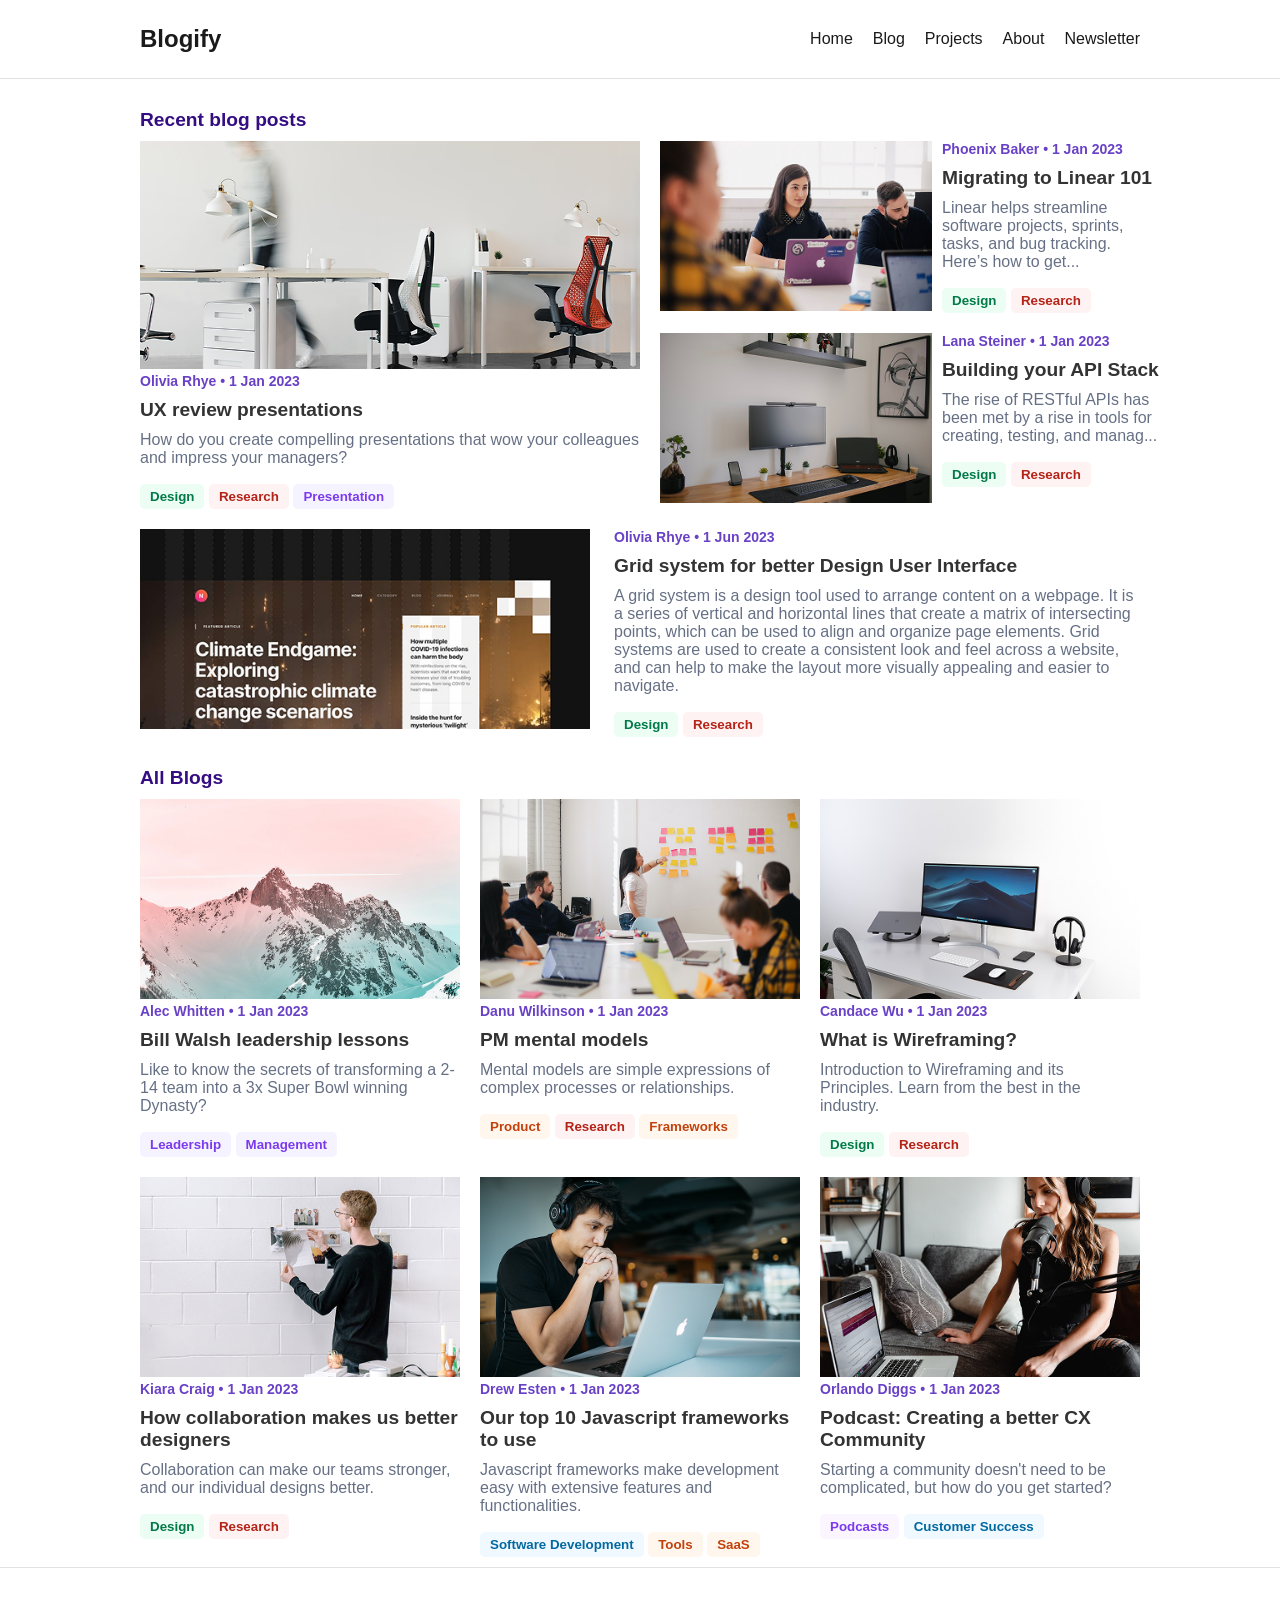
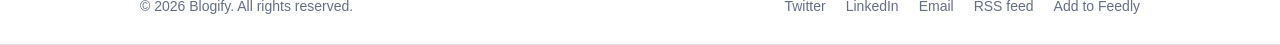
<file: index.html>
<!doctype html>
<html lang="en">
	<head>
		<meta charset="UTF-8" />
		<meta name="viewport" content="width=device-width, initial-scale=1.0" />
		<title>Blogify</title>
		<link rel="stylesheet" href="index.css" />
	</head>
	<body>
		<!-- Header Section Start-->
		<section class="border-b">
			<header class="container header">
				<a href="/" class="site-title">Blogify</a>
				<nav>
					<ul class="menu">
						<li><a href="./index.html">Home</a></li>
						<li><a href="#">Blog</a></li>
						<li><a href="./projects.html">Projects</a></li>
						<li><a href="./about.html">About</a></li>
						<li><a href="#">Newsletter</a></li>
					</ul>
				</nav>
			</header>
		</section>
		<!---------------------------------------------
   		 Header Section End
    	----------------------------------------------->
		<!---------------------------------------------
    Recent Blog Posts Section Start
    ----------------------------------------------->
		<section class="container recent-blogs-section">
			<h1 class="section-title">Recent blog posts</h1>

			<div class="recent-blogs">
				<div class="blog-left">
					<img src="./images/blog-1.png" alt="" />
					<h2 class="blog-author">Olivia Rhye • 1 Jan 2023</h2>
					<a href="./ux-review-presentations.html"
						><h1 class="blog-title">UX review presentations</h1></a
					>
					<p class="blog-description">
						How do you create compelling presentations that wow your
						colleagues and impress your managers?
					</p>
					<button class="button-green">Design</button>
					<button class="button-red">Research</button>
					<button class="button-violet">Presentation</button>
				</div>
				<div class="blog-right">
					<div class="blog-grid">
						<img src="./images/blog-2.png" alt="" />
						<div>
							<h2 class="blog-author">
								Phoenix Baker • 1 Jan 2023
							</h2>
							<a href="./migrating_to_linear.html"
								><h1 class="blog-title">Migrating to Linear 101</h1></a
							>
							<p class="blog-description">
								Linear helps streamline software projects,
								sprints, tasks, and bug tracking. Here’s how to
								get...
							</p>
							<button class="button-green">Design</button>
							<button class="button-red">Research</button>
						</div>
					</div>
					<div class="blog-grid">
						<img src="./images/blog-3.png" alt="" />
						<div>
							<h2 class="blog-author">
								Lana Steiner • 1 Jan 2023
							</h2>
							<a href="./building_api_stack.html"
								><h1 class="blog-title">Building your API Stack</h1></a
							>
							<p class="blog-description">
								The rise of RESTful APIs has been met by a rise
								in tools for creating, testing, and manag...
							</p>
							<button class="button-green">Design</button>
							<button class="button-red">Research</button>
						</div>
					</div>
				</div>
			</div>
			<div class="last-blog">
				<div class="blog-grid-2">
					<img src="./images/blog-4.png" alt="" />
					<div>
						<h2 class="blog-author">Olivia Rhye • 1 Jun 2023</h2>
						<a href="./grid_system.html"
							><h1 class="blog-title">Grid system for better Design User Interface</h1></a
						>
						<p class="blog-description">
							A grid system is a design tool used to arrange content on a webpage. 
							It is a series of vertical and horizontal lines that create a matrix of intersecting points, 
							which can be used to align and organize page elements. 
							Grid systems are used to create a consistent look and feel across a website, 
							and can help to make the layout more visually appealing and easier to navigate.
						</p>
						<button class="button-green">Design</button>
						<button class="button-red">Research</button>
					</div>
				</div>
			</div>
		</section>

		<!---------------------------------------------
   		 All Blogs Section Start
    	----------------------------------------------->
		<section class="container">
			<h1 class="section-title">All Blogs</h1>
			<div class="blogs-list">
				<article class="all-blogs">
					<div class="blog-card">
						<img src="./images/blog-5.png" alt="" />
						<h2 class="blog-author">Alec Whitten • 1 Jan 2023</h2>
						<h2 class="blog-title">
							Bill Walsh leadership lessons
						</h2>
						<p class="blog-description">
							Like to know the secrets of transforming a 2-14 team
							into a 3x Super Bowl winning Dynasty?
						</p>
						<button class="button-violet">Leadership</button>
						<button class="button-violet">Management</button>
					</div>
					<div class="blog-card">
						<img src="./images/blog-6.png" alt="" />
						<h2 class="blog-author">Danu Wilkinson • 1 Jan 2023</h2>
						<h2 class="blog-title">
							PM mental models
						</h2>
						<p class="blog-description">
							Mental models are simple expressions of complex
							processes or relationships.
						</p>
						<button class="button-orange">Product</button>
						<button class="button-red">Research</button>
						<button class="button-orange">Frameworks</button>
					</div>
					<div class="blog-card">
						<img src="./images/blog-7.png" alt="" />
						<h2 class="blog-author">Candace Wu • 1 Jan 2023</h2>
						<h2 class="blog-title">
							What is Wireframing?
						</h2>
						<p class="blog-description">
							Introduction to Wireframing and its Principles.
							Learn from the best in the industry.
						</p>
						<button class="button-green">Design</button>
						<button class="button-red">Research</button>
					</div>
				</article>
				<article class="all-blogs margin-top">
					<div class="blog-card">
						<img src="./images/blog-8.png" alt="" />
						<h2 class="blog-author">Kiara Craig • 1 Jan 2023</h2>
						<h2 class="blog-title">
							How collaboration makes us better designers
						</h2>
						<p class="blog-description">
							Collaboration can make our teams stronger, and
							our individual designs better.
						</p>
						<button class="button-green">Design</button>
						<button class="button-red">Research</button>
					</div>
					<div class="blog-card">
						<img src="./images/blog-9.png" alt="" />
						<h2 class="blog-author">Drew Esten • 1 Jan 2023</h2>
						<h2 class="blog-title">
							Our top 10 Javascript frameworks to use
						</h2>
						<p class="blog-description">
							Javascript frameworks make development easy
							with extensive features and functionalities.
						</p>
						<button class="button-blue">Software Development</button>
						<button class="button-orange">Tools</button>
						<button class="button-orange">SaaS</button>
					</div>
					<div class="blog-card">
						<img src="./images/blog-10.png" alt="" />
						<h2 class="blog-author">Orlando Diggs • 1 Jan 2023</h2>
						<h2 class="blog-title">
							Podcast: Creating a better CX Community
						</h2>
						<p class="blog-description">
							Starting a community doesn't need to be
							complicated, but how do you get started?
						</p>
						<button class="button-purple">Podcasts</button>
						<button class="button-blue">Customer Success</button>
					</div>
				</article>
			</div>
		</section>

		<!---------------------------------------------
   		 Footer Section Start
		----------------------------------------------->
		<section class="border-b footer-section">
			<footer class="container footer">
				<p>© 2026 Blogify. All rights reserved.</p>
				<nav class="footer-nav">
					<a href="#">Twitter</a>
					<a href="#">LinkedIn</a>
					<a href="#">Email</a>
					<a href="#">RSS feed</a>
					<a href="#">Add to Feedly</a>
				</nav>
			</footer>
		</section>
		<!---------------------------------------------
   		 Footer Section End
		----------------------------------------------->
	</body>
</html>
</file>
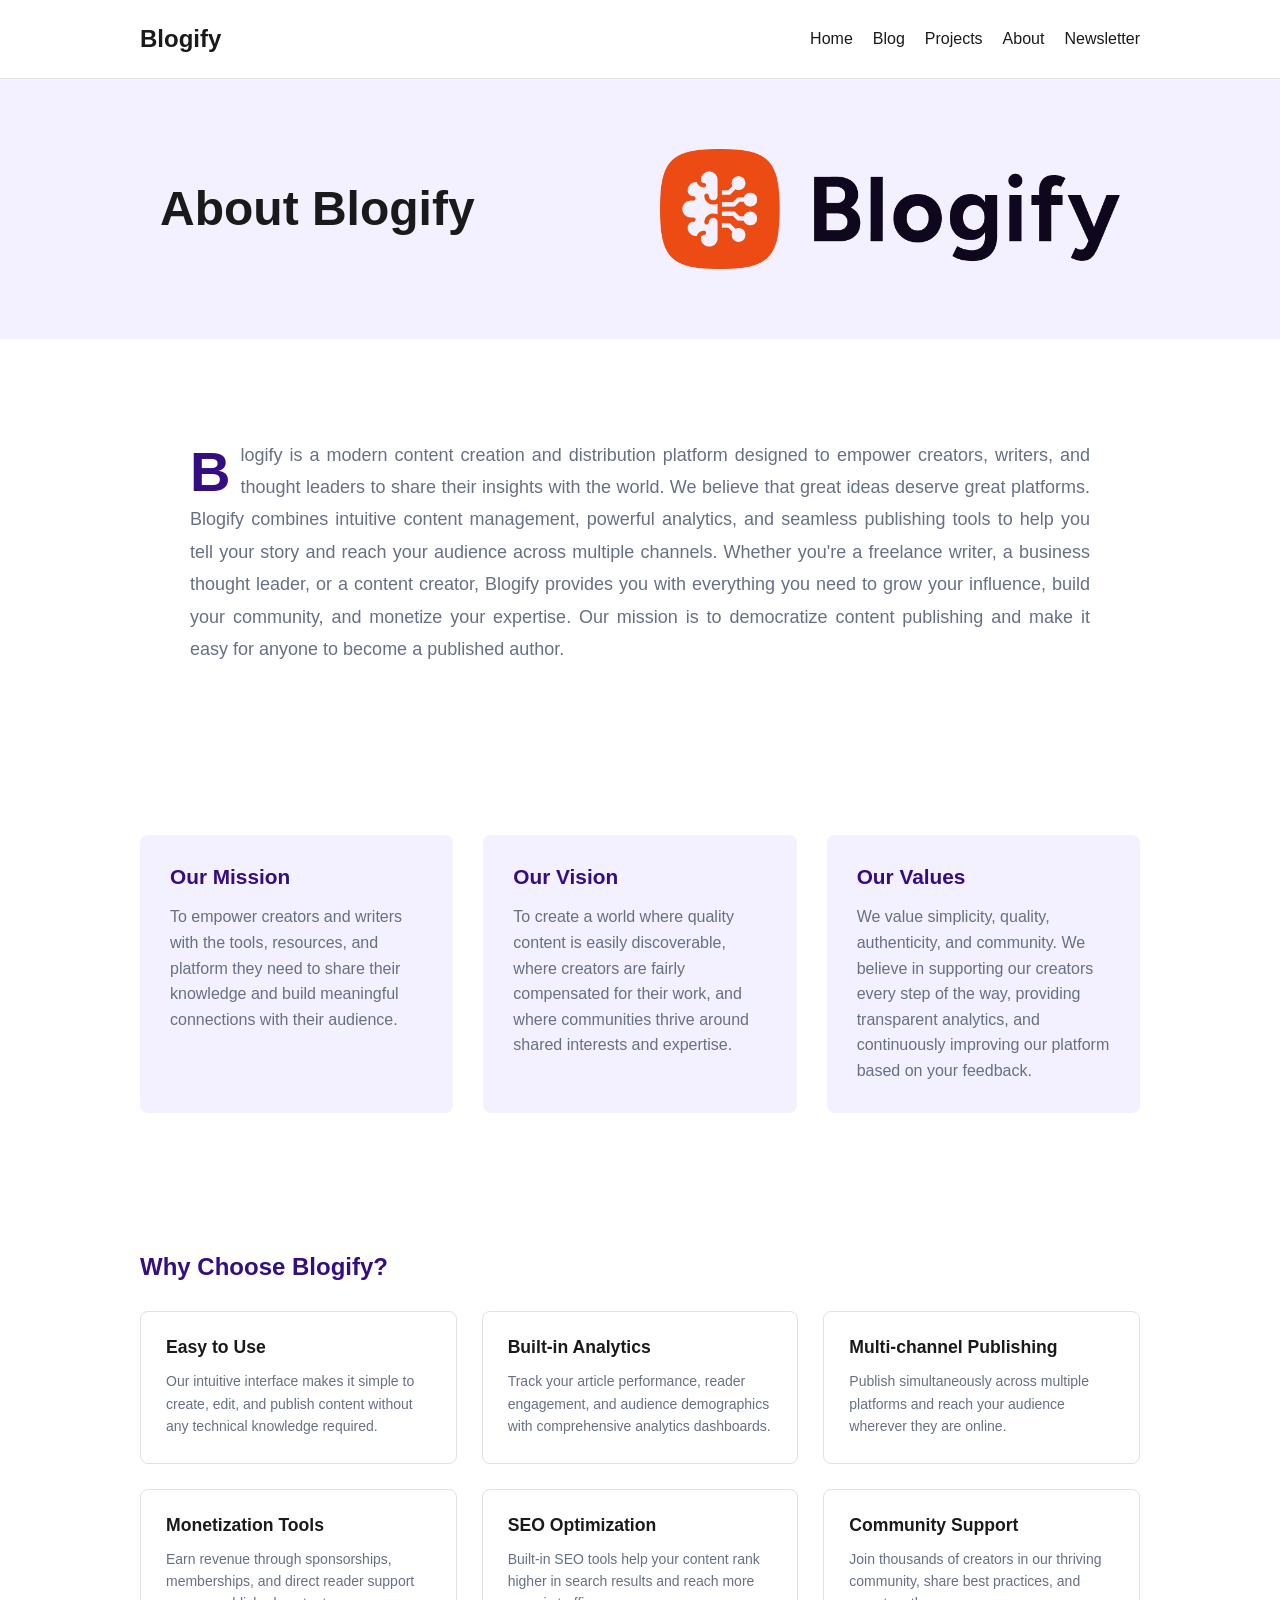
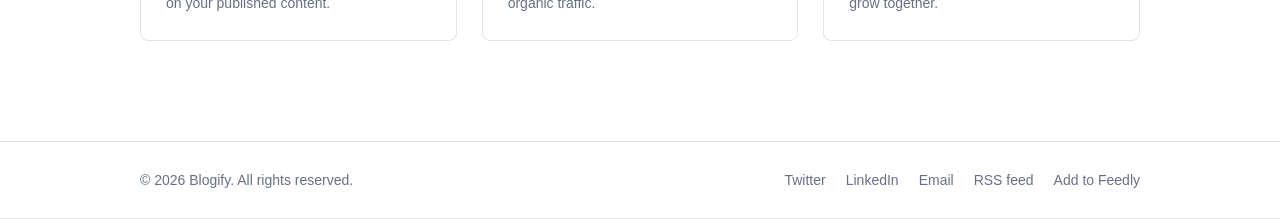
<file: about.html>
<!doctype html>
<html lang="en">
	<head>
		<meta charset="UTF-8" />
		<meta name="viewport" content="width=device-width, initial-scale=1.0" />
		<title>About Blogify</title>
		<link rel="stylesheet" href="about.css" />
	</head>
	<body>
		<!-- Header Section Start -->
		<section class="border-b">
			<header class="container header">
				<a href="/" class="site-title">Blogify</a>
				<nav>
					<ul class="menu">
						<li><a href="./index.html">Home</a></li>
						<li><a href="#">Blog</a></li>
						<li><a href="./projects.html">Projects</a></li>
						<li><a href="./about.html">About</a></li>
						<li><a href="#">Newsletter</a></li>
					</ul>
				</nav>
			</header>
		</section>
		<!-- Header Section End -->

		<!-- Hero Section Start -->
		<section class="hero-section">
			<div class="container hero-container">
				<div class="hero-content">
					<h1 class="hero-title">About Blogify</h1>
				</div>
				<div class="hero-image">
					<img src="./images/about_us_logo.png" alt="About Blogify Team" />
				</div>
			</div>
		</section>
		<!-- Hero Section End -->

		<!-- About Content Section Start -->
		<section class="container about-content-section">
			<div class="about-text">
				<p class="about-paragraph">
					<span class="drop-cap">B</span>logify is a modern content creation and distribution platform designed to empower creators, writers, and thought leaders to share their insights with the world. We believe that great ideas deserve great platforms. Blogify combines intuitive content management, powerful analytics, and seamless publishing tools to help you tell your story and reach your audience across multiple channels. Whether you're a freelance writer, a business thought leader, or a content creator, Blogify provides you with everything you need to grow your influence, build your community, and monetize your expertise. Our mission is to democratize content publishing and make it easy for anyone to become a published author.
				</p>
			</div>
		</section>
		<!-- About Content Section End -->

		<!-- Mission Section Start -->
		<section class="container mission-section">
			<div class="mission-grid">
				<div class="mission-card">
					<h2 class="mission-title">Our Mission</h2>
					<p class="mission-text">
						To empower creators and writers with the tools, resources, and platform they need to share their knowledge and build meaningful connections with their audience.
					</p>
				</div>
				<div class="mission-card">
					<h2 class="mission-title">Our Vision</h2>
					<p class="mission-text">
						To create a world where quality content is easily discoverable, where creators are fairly compensated for their work, and where communities thrive around shared interests and expertise.
					</p>
				</div>
				<div class="mission-card">
					<h2 class="mission-title">Our Values</h2>
					<p class="mission-text">
						We value simplicity, quality, authenticity, and community. We believe in supporting our creators every step of the way, providing transparent analytics, and continuously improving our platform based on your feedback.
					</p>
				</div>
			</div>
		</section>
		<!-- Mission Section End -->

		<!-- Team Section Start -->
		<section class="container team-section">
			<h2 class="section-title">Why Choose Blogify?</h2>
			<div class="features-grid">
				<div class="feature-card">
					<h3 class="feature-title">Easy to Use</h3>
					<p class="feature-description">
						Our intuitive interface makes it simple to create, edit, and publish content without any technical knowledge required.
					</p>
				</div>
				<div class="feature-card">
					<h3 class="feature-title">Built-in Analytics</h3>
					<p class="feature-description">
						Track your article performance, reader engagement, and audience demographics with comprehensive analytics dashboards.
					</p>
				</div>
				<div class="feature-card">
					<h3 class="feature-title">Multi-channel Publishing</h3>
					<p class="feature-description">
						Publish simultaneously across multiple platforms and reach your audience wherever they are online.
					</p>
				</div>
				<div class="feature-card">
					<h3 class="feature-title">Monetization Tools</h3>
					<p class="feature-description">
						Earn revenue through sponsorships, memberships, and direct reader support on your published content.
					</p>
				</div>
				<div class="feature-card">
					<h3 class="feature-title">SEO Optimization</h3>
					<p class="feature-description">
						Built-in SEO tools help your content rank higher in search results and reach more organic traffic.
					</p>
				</div>
				<div class="feature-card">
					<h3 class="feature-title">Community Support</h3>
					<p class="feature-description">
						Join thousands of creators in our thriving community, share best practices, and grow together.
					</p>
				</div>
			</div>
		</section>
		<!-- Team Section End -->

		<!-- Footer Section Start -->
		<section class="border-b footer-section">
			<footer class="container footer">
				<p>© 2026 Blogify. All rights reserved.</p>
				<nav class="footer-nav">
					<a href="#">Twitter</a>
					<a href="#">LinkedIn</a>
					<a href="#">Email</a>
					<a href="#">RSS feed</a>
					<a href="#">Add to Feedly</a>
				</nav>
			</footer>
		</section>
		<!-- Footer Section End -->
	</body>
</html>
</file>
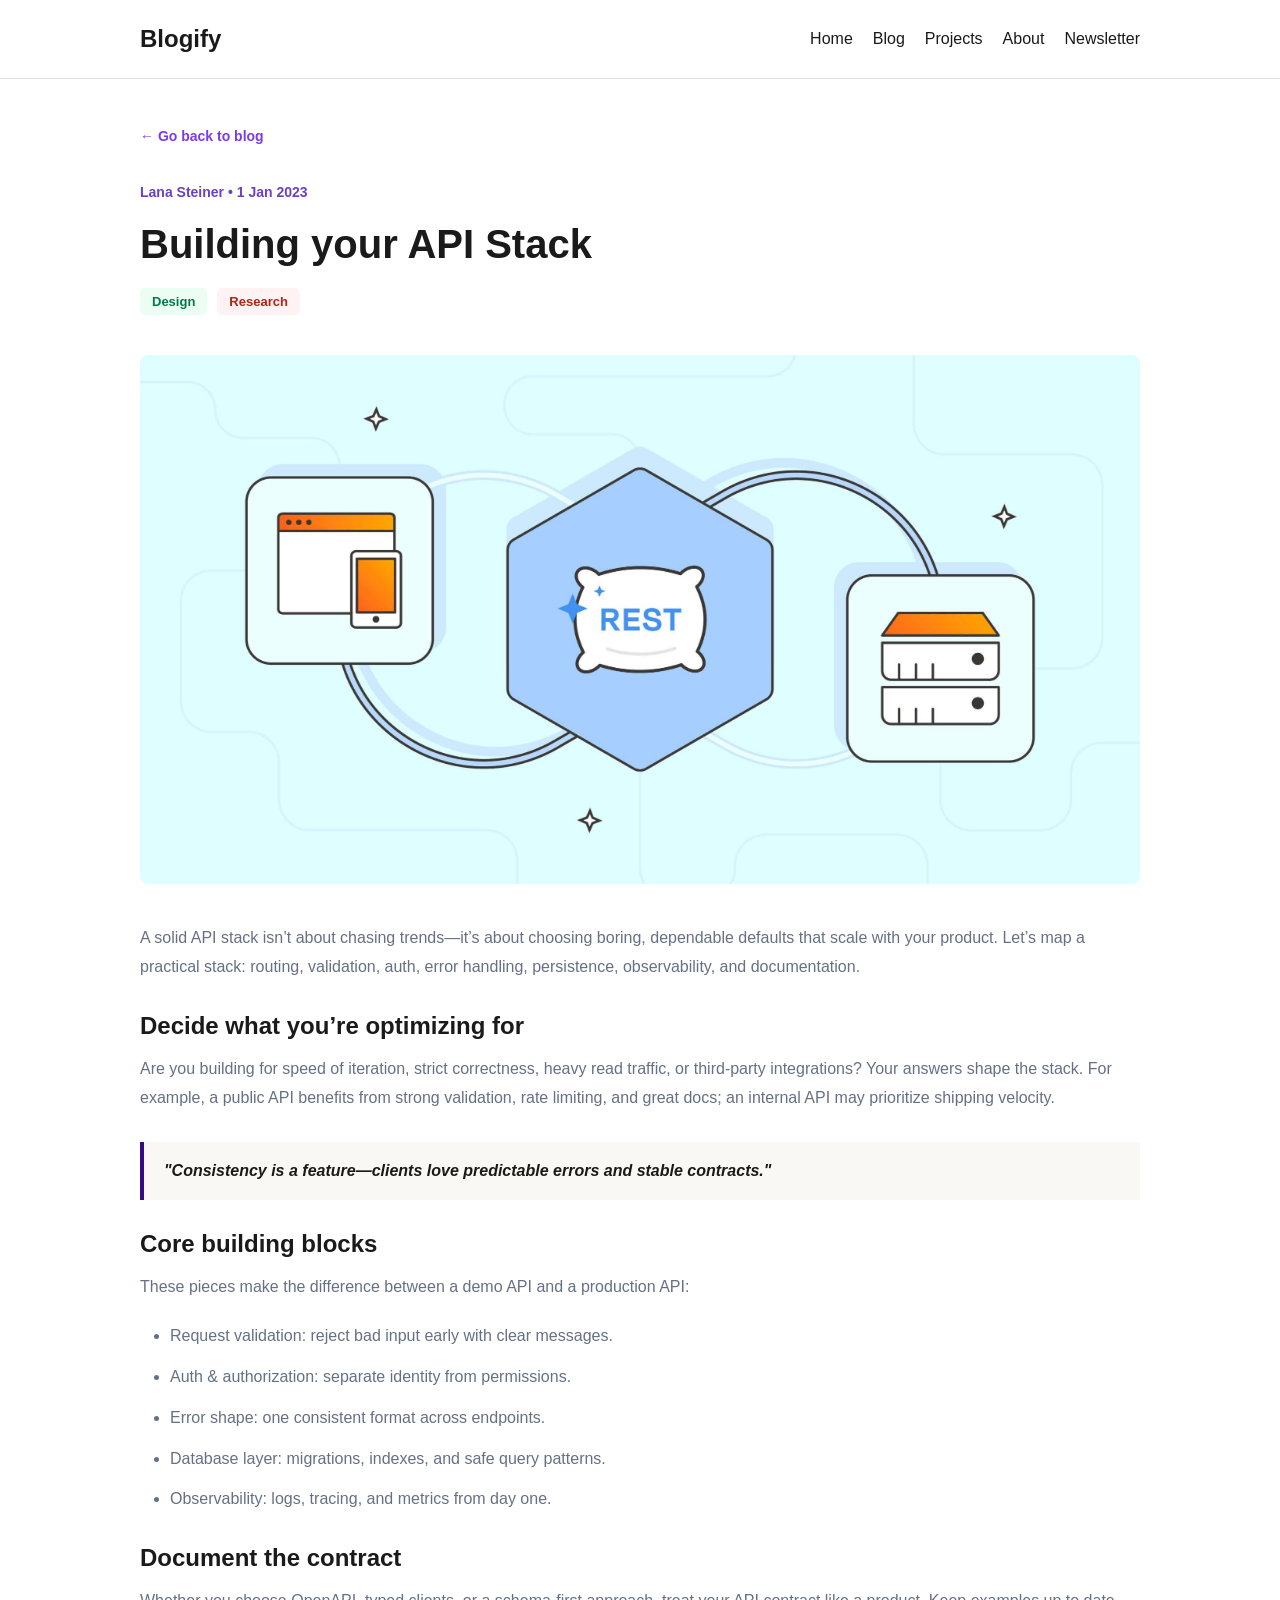
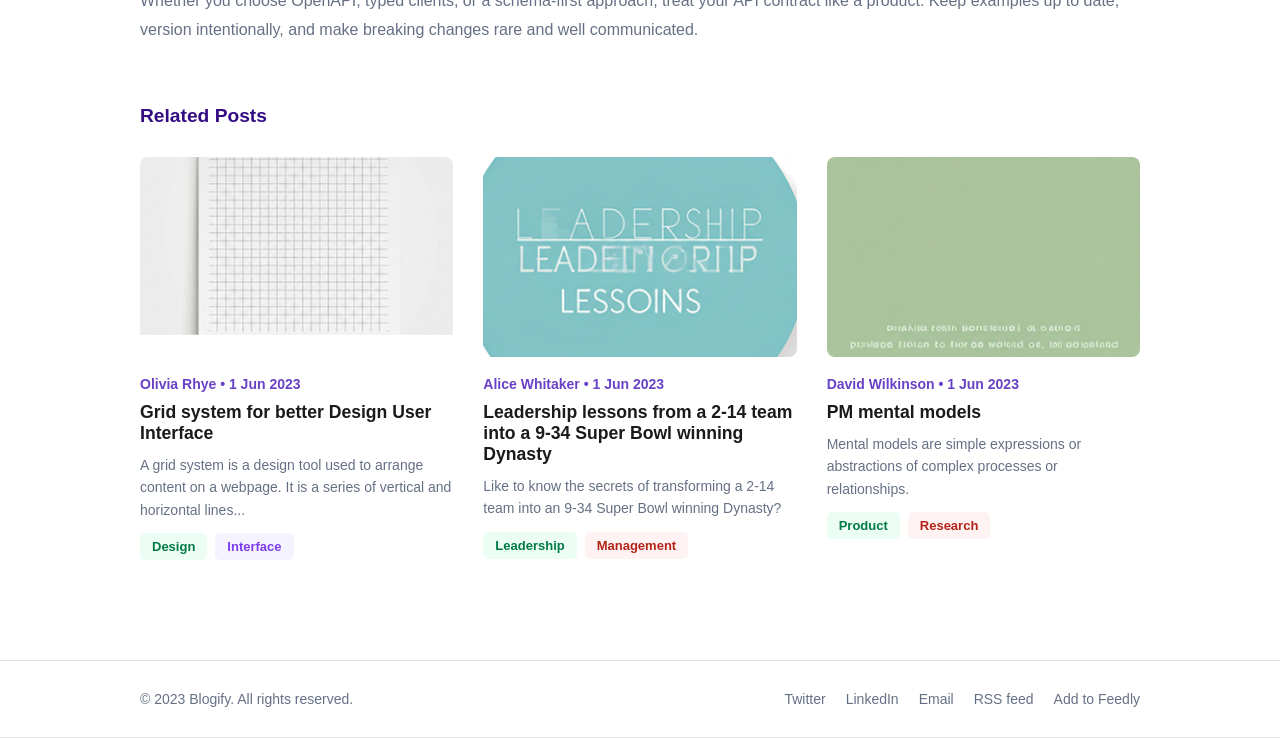
<file: building_api_stack.html>
<!doctype html>
<html lang="en">
	<head>
		<meta charset="UTF-8" />
		<meta name="viewport" content="width=device-width, initial-scale=1.0" />
		<title>Building your API Stack - Blogify</title>
		<link rel="stylesheet" href="building_api_stack.css" />
	</head>
	<body>
		<!-- Header Section Start-->
		<section class="border-b">
			<header class="container header">
				<a href="/" class="site-title">Blogify</a>
				<nav>
					<ul class="menu">
						<li><a href="./index.html">Home</a></li>
						<li><a href="#">Blog</a></li>
						<li><a href="./projects.html">Projects</a></li>
						<li><a href="./about.html">About</a></li>
						<li><a href="#">Newsletter</a></li>
					</ul>
				</nav>
			</header>
		</section>
		<!-- Header Section End -->

		<!-- Blog Details Section Start -->
		<section class="container blog-details-section">
			<!-- Back Link -->
			<h2>
  				<a href="index.html" class="back-link">← Go back to blog</a>
			</h2>

			<!-- Blog Meta Information -->
			<div class="blog-meta">
				<h2 class="blog-author">Lana Steiner • 1 Jan 2023</h2>
			</div>

			<!-- Blog Title -->
			<h1 class="blog-title-main">Building your API Stack</h1>

			<!-- Blog Tags -->
			<div class="blog-tags">
				<button class="button-green">Design</button>
				<button class="button-red">Research</button>
			</div>

			<!-- Blog Hero Image -->
			<div class="blog-hero">
				<img src="./images/bdp_section_3.png" alt="Building your API Stack" />
			</div>

			<!-- Blog Content -->
			<div class="blog-content">
				<!-- Introduction Section -->
				<p class="blog-paragraph">
					A solid API stack isn’t about chasing trends—it’s about choosing boring, dependable defaults that scale with your product. Let’s map a practical stack: routing, validation, auth, error handling, persistence, observability, and documentation.
				</p>

				<!-- Importance of Narrative Section -->
				<h2 class="blog-section-title">Decide what you’re optimizing for</h2>
				<p class="blog-paragraph">
					Are you building for speed of iteration, strict correctness, heavy read traffic, or third‑party integrations? Your answers shape the stack. For example, a public API benefits from strong validation, rate limiting, and great docs; an internal API may prioritize shipping velocity.
				</p>

				<!-- Quote Section -->
				<blockquote class="blog-quote">
					"Consistency is a feature—clients love predictable errors and stable contracts."
				</blockquote>

				<!-- Key Elements Section -->
				<h2 class="blog-section-title">Core building blocks</h2>
				<p class="blog-paragraph">
					These pieces make the difference between a demo API and a production API:
				</p>
				<ul class="blog-list">
					<li>Request validation: reject bad input early with clear messages.</li>
					<li>Auth & authorization: separate identity from permissions.</li>
					<li>Error shape: one consistent format across endpoints.</li>
					<li>Database layer: migrations, indexes, and safe query patterns.</li>
					<li>Observability: logs, tracing, and metrics from day one.</li>
				</ul>

				<!-- Structuring Presentation Section -->
				<h2 class="blog-section-title">Document the contract</h2>
				<p class="blog-paragraph">
					Whether you choose OpenAPI, typed clients, or a schema-first approach, treat your API contract like a product. Keep examples up to date, version intentionally, and make breaking changes rare and well communicated.
				</p>
			</div>
		</section>
		<!-- Blog Details Section End -->

		<!-- Related Posts Section Start -->
		<section class="container related-posts-section">
			<h2 class="section-title">Related Posts</h2>
			<div class="related-posts">
				<div class="related-post-card">
					<img src="./images/bdp_blog_1.png" alt="Grid system for better Design User Interface" />
					<h2 class="blog-author">Olivia Rhye • 1 Jun 2023</h2>
					<a href="#"><h3 class="related-post-title">Grid system for better Design User Interface</h3></a>
					<p class="blog-description">
						A grid system is a design tool used to arrange content on a webpage. It is a series of vertical and horizontal lines...
					</p>
					<div class="post-tags">
						<button class="button-green">Design</button>
						<button class="button-violet">Interface</button>
					</div>
				</div>

				<div class="related-post-card">
					<img src="./images/bdp_blog_2.png" alt="Leadership lessons from a 2-14 team into a 9-34 Super Bowl winning Dynasty" />
					<h2 class="blog-author">Alice Whitaker • 1 Jun 2023</h2>
					<a href="#"><h3 class="related-post-title">Leadership lessons from a 2-14 team into a 9-34 Super Bowl winning Dynasty</h3></a>
					<p class="blog-description">
						Like to know the secrets of transforming a 2-14 team into an 9-34 Super Bowl winning Dynasty?
					</p>
					<div class="post-tags">
						<button class="button-green">Leadership</button>
						<button class="button-red">Management</button>
					</div>
				</div>

				<div class="related-post-card">
					<img src="./images/bdp_blog_3.png" alt="PM mental models" />
					<h2 class="blog-author">David Wilkinson • 1 Jun 2023</h2>
					<a href="#"><h3 class="related-post-title">PM mental models</h3></a>
					<p class="blog-description">
						Mental models are simple expressions or abstractions of complex processes or relationships.
					</p>
					<div class="post-tags">
						<button class="button-green">Product</button>
						<button class="button-red">Research</button>
					</div>
				</div>
			</div>
		</section>
		<!-- Related Posts Section End -->

		<!-- Footer Section Start -->
		<section class="border-b footer-section">
			<footer class="container footer">
				<p>© 2023 Blogify. All rights reserved.</p>
				<nav class="footer-nav">
					<a href="#">Twitter</a>
					<a href="#">LinkedIn</a>
					<a href="#">Email</a>
					<a href="#">RSS feed</a>
					<a href="#">Add to Feedly</a>
				</nav>
			</footer>
		</section>
		<!-- Footer Section End -->
	</body>
</html>
</file>
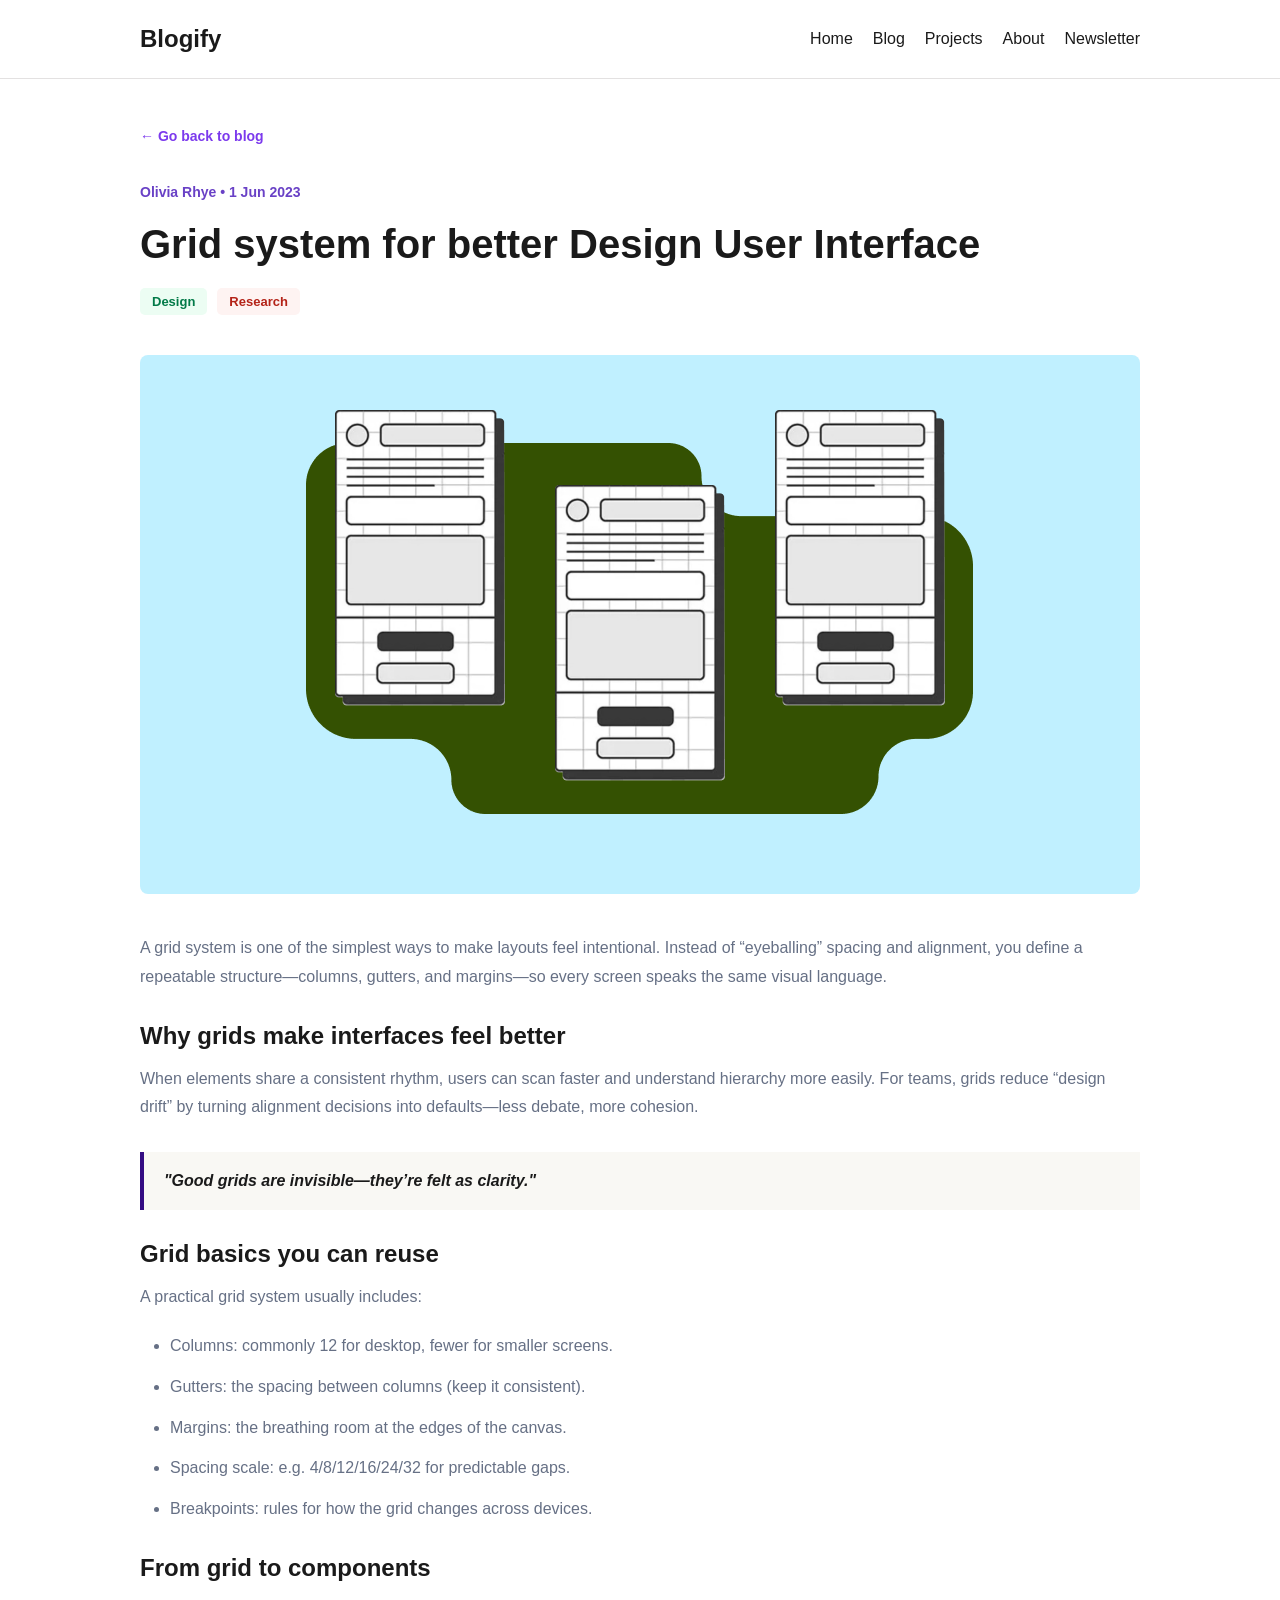
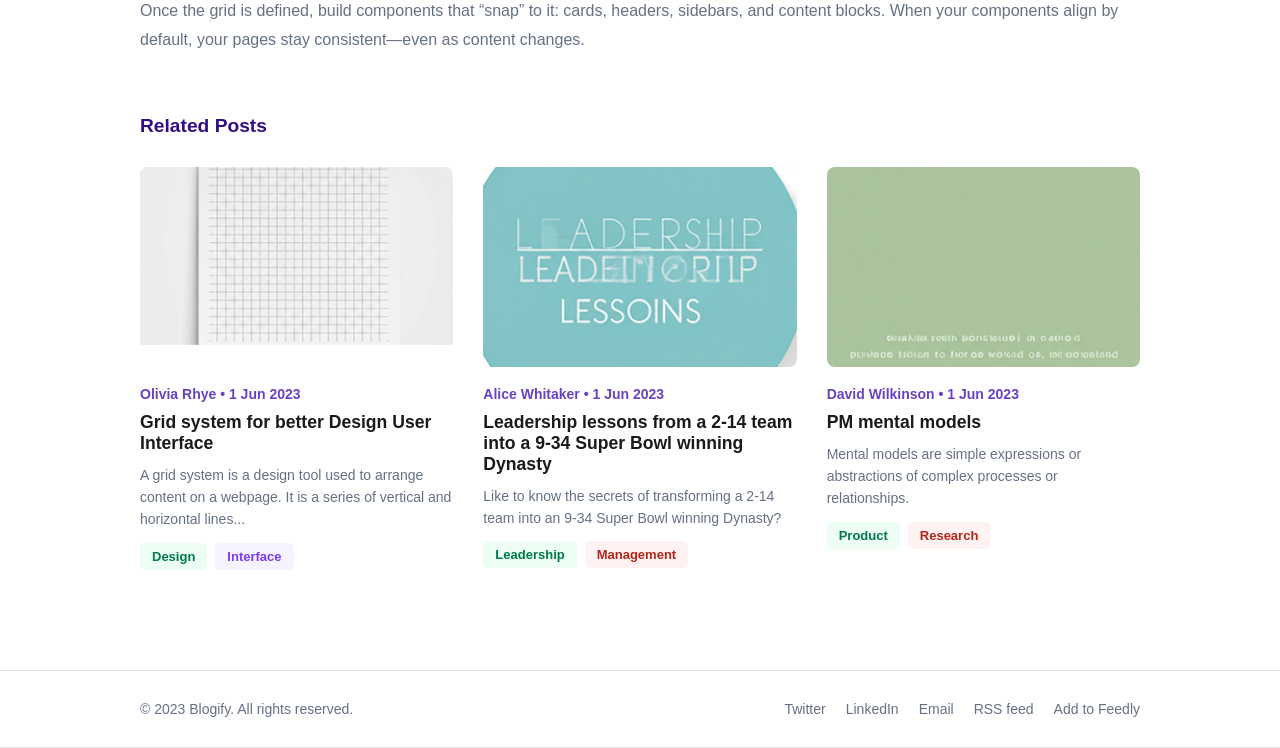
<file: grid_system.html>
<!doctype html>
<html lang="en">
	<head>
		<meta charset="UTF-8" />
		<meta name="viewport" content="width=device-width, initial-scale=1.0" />
		<title>Grid system for better Design User Interface - Blogify</title>
		<link rel="stylesheet" href="grid_system.css" />
	</head>
	<body>
		<!-- Header Section Start-->
		<section class="border-b">
			<header class="container header">
				<a href="/" class="site-title">Blogify</a>
				<nav>
					<ul class="menu">
						<li><a href="./index.html">Home</a></li>
						<li><a href="#">Blog</a></li>
						<li><a href="./projects.html">Projects</a></li>
						<li><a href="./about.html">About</a></li>
						<li><a href="#">Newsletter</a></li>
					</ul>
				</nav>
			</header>
		</section>
		<!-- Header Section End -->

		<!-- Blog Details Section Start -->
		<section class="container blog-details-section">
			<!-- Back Link -->
			<h2>
  				<a href="index.html" class="back-link">← Go back to blog</a>
			</h2>

			<!-- Blog Meta Information -->
			<div class="blog-meta">
				<h2 class="blog-author">Olivia Rhye • 1 Jun 2023</h2>
			</div>

			<!-- Blog Title -->
			<h1 class="blog-title-main">Grid system for better Design User Interface</h1>

			<!-- Blog Tags -->
			<div class="blog-tags">
				<button class="button-green">Design</button>
				<button class="button-red">Research</button>
			</div>

			<!-- Blog Hero Image -->
			<div class="blog-hero">
				<img src="./images/bdp_section_4.png" alt="Grid system for better Design User Interface" />
			</div>

			<!-- Blog Content -->
			<div class="blog-content">
				<!-- Introduction Section -->
				<p class="blog-paragraph">
					A grid system is one of the simplest ways to make layouts feel intentional. Instead of “eyeballing” spacing and alignment, you define a repeatable structure—columns, gutters, and margins—so every screen speaks the same visual language.
				</p>

				<!-- Importance of Narrative Section -->
				<h2 class="blog-section-title">Why grids make interfaces feel better</h2>
				<p class="blog-paragraph">
					When elements share a consistent rhythm, users can scan faster and understand hierarchy more easily. For teams, grids reduce “design drift” by turning alignment decisions into defaults—less debate, more cohesion.
				</p>

				<!-- Quote Section -->
				<blockquote class="blog-quote">
					"Good grids are invisible—they’re felt as clarity."
				</blockquote>

				<!-- Key Elements Section -->
				<h2 class="blog-section-title">Grid basics you can reuse</h2>
				<p class="blog-paragraph">
					A practical grid system usually includes:
				</p>
				<ul class="blog-list">
					<li>Columns: commonly 12 for desktop, fewer for smaller screens.</li>
					<li>Gutters: the spacing between columns (keep it consistent).</li>
					<li>Margins: the breathing room at the edges of the canvas.</li>
					<li>Spacing scale: e.g. 4/8/12/16/24/32 for predictable gaps.</li>
					<li>Breakpoints: rules for how the grid changes across devices.</li>
				</ul>

				<!-- Structuring Presentation Section -->
				<h2 class="blog-section-title">From grid to components</h2>
				<p class="blog-paragraph">
					Once the grid is defined, build components that “snap” to it: cards, headers, sidebars, and content blocks. When your components align by default, your pages stay consistent—even as content changes.
				</p>
			</div>
		</section>
		<!-- Blog Details Section End -->

		<!-- Related Posts Section Start -->
		<section class="container related-posts-section">
			<h2 class="section-title">Related Posts</h2>
			<div class="related-posts">
				<div class="related-post-card">
					<img src="./images/bdp_blog_1.png" alt="Grid system for better Design User Interface" />
					<h2 class="blog-author">Olivia Rhye • 1 Jun 2023</h2>
					<a href="#"><h3 class="related-post-title">Grid system for better Design User Interface</h3></a>
					<p class="blog-description">
						A grid system is a design tool used to arrange content on a webpage. It is a series of vertical and horizontal lines...
					</p>
					<div class="post-tags">
						<button class="button-green">Design</button>
						<button class="button-violet">Interface</button>
					</div>
				</div>

				<div class="related-post-card">
					<img src="./images/bdp_blog_2.png" alt="Leadership lessons from a 2-14 team into a 9-34 Super Bowl winning Dynasty" />
					<h2 class="blog-author">Alice Whitaker • 1 Jun 2023</h2>
					<a href="#"><h3 class="related-post-title">Leadership lessons from a 2-14 team into a 9-34 Super Bowl winning Dynasty</h3></a>
					<p class="blog-description">
						Like to know the secrets of transforming a 2-14 team into an 9-34 Super Bowl winning Dynasty?
					</p>
					<div class="post-tags">
						<button class="button-green">Leadership</button>
						<button class="button-red">Management</button>
					</div>
				</div>

				<div class="related-post-card">
					<img src="./images/bdp_blog_3.png" alt="PM mental models" />
					<h2 class="blog-author">David Wilkinson • 1 Jun 2023</h2>
					<a href="#"><h3 class="related-post-title">PM mental models</h3></a>
					<p class="blog-description">
						Mental models are simple expressions or abstractions of complex processes or relationships.
					</p>
					<div class="post-tags">
						<button class="button-green">Product</button>
						<button class="button-red">Research</button>
					</div>
				</div>
			</div>
		</section>
		<!-- Related Posts Section End -->

		<!-- Footer Section Start -->
		<section class="border-b footer-section">
			<footer class="container footer">
				<p>© 2023 Blogify. All rights reserved.</p>
				<nav class="footer-nav">
					<a href="#">Twitter</a>
					<a href="#">LinkedIn</a>
					<a href="#">Email</a>
					<a href="#">RSS feed</a>
					<a href="#">Add to Feedly</a>
				</nav>
			</footer>
		</section>
		<!-- Footer Section End -->
	</body>
</html>
</file>
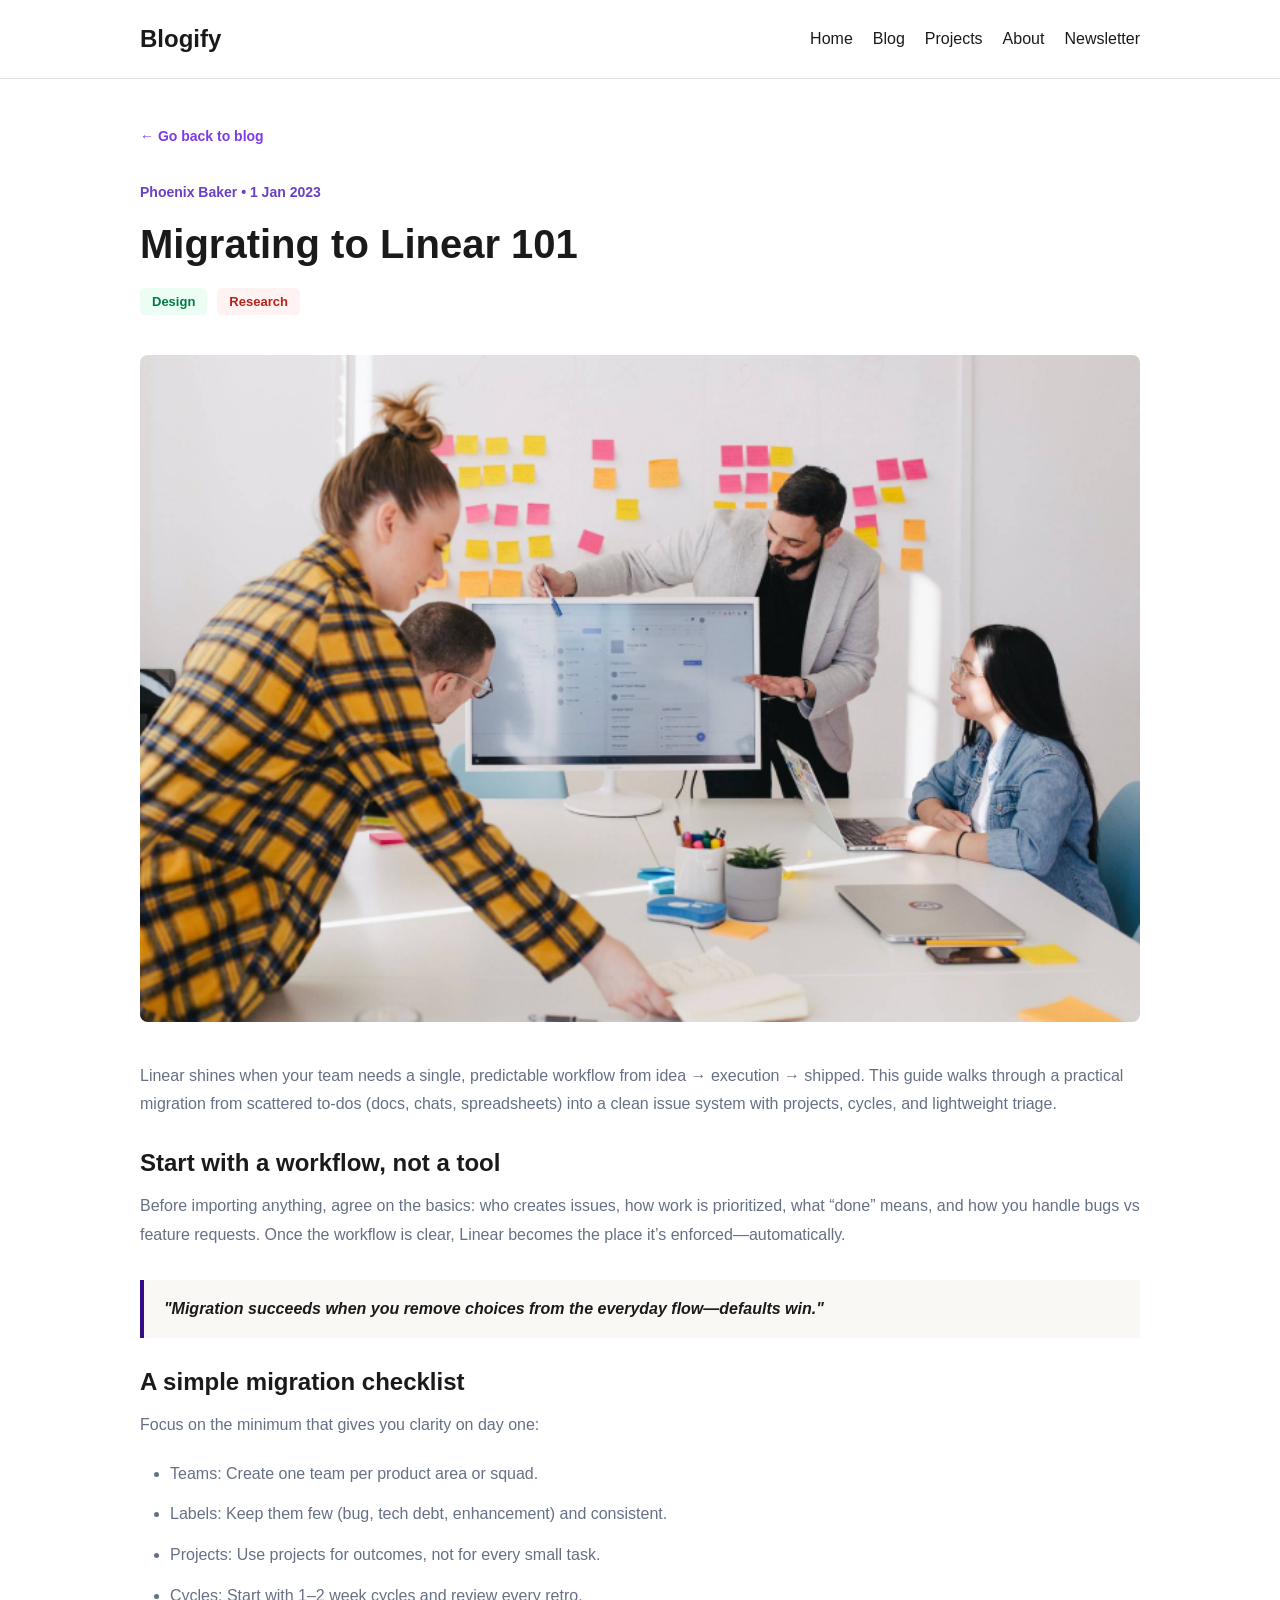
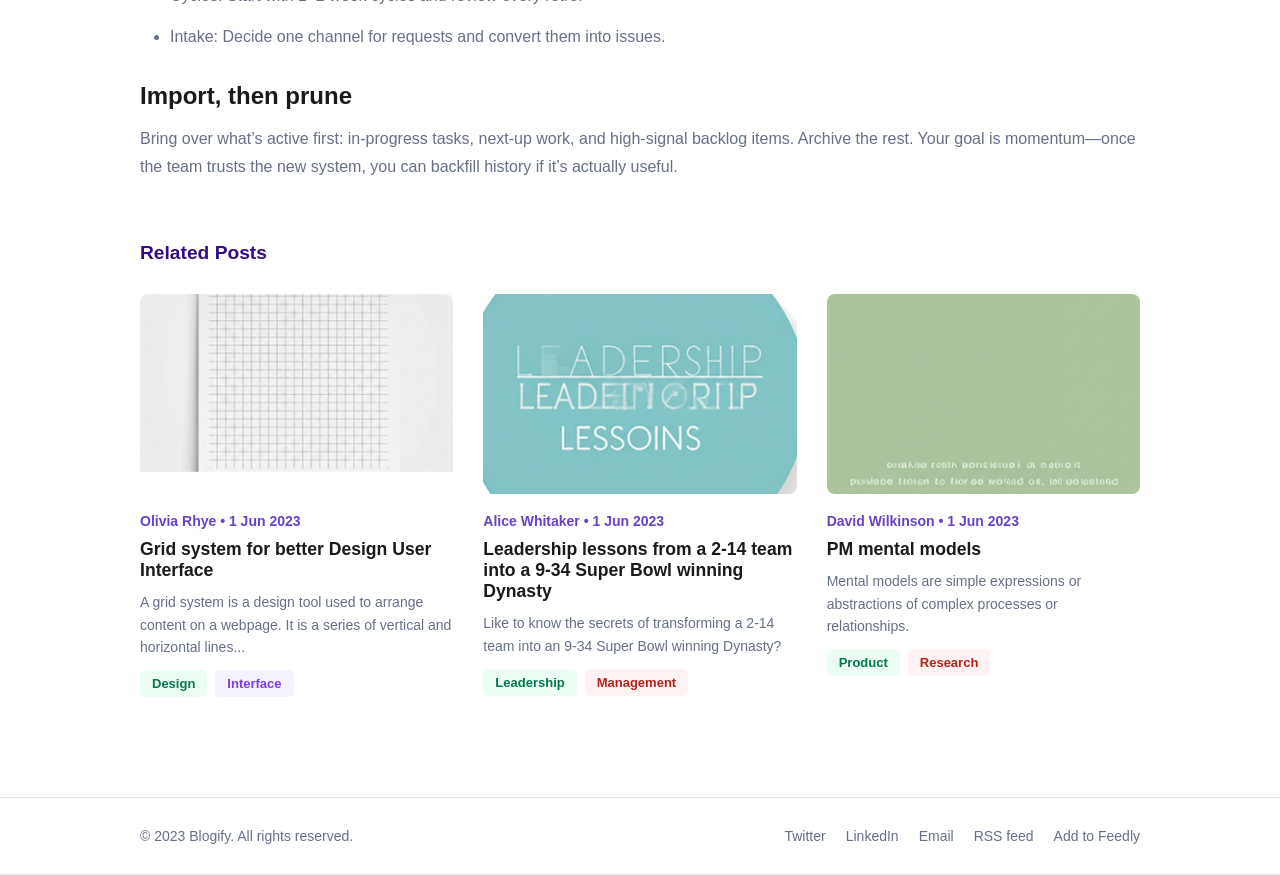
<file: migrating_to_linear.html>
<!doctype html>
<html lang="en">
	<head>
		<meta charset="UTF-8" />
		<meta name="viewport" content="width=device-width, initial-scale=1.0" />
		<title>Migrating to Linear 101 - Blogify</title>
		<link rel="stylesheet" href="migrating_to_linear.css" />
	</head>
	<body>
		<!-- Header Section Start-->
		<section class="border-b">
			<header class="container header">
				<a href="/" class="site-title">Blogify</a>
				<nav>
					<ul class="menu">
						<li><a href="./index.html">Home</a></li>
						<li><a href="#">Blog</a></li>
						<li><a href="./projects.html">Projects</a></li>
						<li><a href="./about.html">About</a></li>
						<li><a href="#">Newsletter</a></li>
					</ul>
				</nav>
			</header>
		</section>
		<!-- Header Section End -->

		<!-- Blog Details Section Start -->
		<section class="container blog-details-section">
			<!-- Back Link -->
			<h2>
  				<a href="index.html" class="back-link">← Go back to blog</a>
			</h2>

			<!-- Blog Meta Information -->
			<div class="blog-meta">
				<h2 class="blog-author">Phoenix Baker • 1 Jan 2023</h2>
			</div>

			<!-- Blog Title -->
			<h1 class="blog-title-main">Migrating to Linear 101</h1>

			<!-- Blog Tags -->
			<div class="blog-tags">
				<button class="button-green">Design</button>
				<button class="button-red">Research</button>
			</div>

			<!-- Blog Hero Image -->
			<div class="blog-hero">
				<img src="./images/bdp_section_2.png" alt="Migrating to Linear 101" />
			</div>

			<!-- Blog Content -->
			<div class="blog-content">
				<!-- Introduction Section -->
				<p class="blog-paragraph">
					Linear shines when your team needs a single, predictable workflow from idea → execution → shipped. This guide walks through a practical migration from scattered to-dos (docs, chats, spreadsheets) into a clean issue system with projects, cycles, and lightweight triage.
				</p>

				<!-- Importance of Narrative Section -->
				<h2 class="blog-section-title">Start with a workflow, not a tool</h2>
				<p class="blog-paragraph">
					Before importing anything, agree on the basics: who creates issues, how work is prioritized, what “done” means, and how you handle bugs vs feature requests. Once the workflow is clear, Linear becomes the place it’s enforced—automatically.
				</p>

				<!-- Quote Section -->
				<blockquote class="blog-quote">
					"Migration succeeds when you remove choices from the everyday flow—defaults win."
				</blockquote>

				<!-- Key Elements Section -->
				<h2 class="blog-section-title">A simple migration checklist</h2>
				<p class="blog-paragraph">
					Focus on the minimum that gives you clarity on day one:
				</p>
				<ul class="blog-list">
					<li>Teams: Create one team per product area or squad.</li>
					<li>Labels: Keep them few (bug, tech debt, enhancement) and consistent.</li>
					<li>Projects: Use projects for outcomes, not for every small task.</li>
					<li>Cycles: Start with 1–2 week cycles and review every retro.</li>
					<li>Intake: Decide one channel for requests and convert them into issues.</li>
				</ul>

				<!-- Structuring Presentation Section -->
				<h2 class="blog-section-title">Import, then prune</h2>
				<p class="blog-paragraph">
					Bring over what’s active first: in-progress tasks, next-up work, and high-signal backlog items. Archive the rest. Your goal is momentum—once the team trusts the new system, you can backfill history if it’s actually useful.
				</p>
			</div>
		</section>
		<!-- Blog Details Section End -->

		<!-- Related Posts Section Start -->
		<section class="container related-posts-section">
			<h2 class="section-title">Related Posts</h2>
			<div class="related-posts">
				<div class="related-post-card">
					<img src="./images/bdp_blog_1.png" alt="Grid system for better Design User Interface" />
					<h2 class="blog-author">Olivia Rhye • 1 Jun 2023</h2>
					<a href="#"><h3 class="related-post-title">Grid system for better Design User Interface</h3></a>
					<p class="blog-description">
						A grid system is a design tool used to arrange content on a webpage. It is a series of vertical and horizontal lines...
					</p>
					<div class="post-tags">
						<button class="button-green">Design</button>
						<button class="button-violet">Interface</button>
					</div>
				</div>

				<div class="related-post-card">
					<img src="./images/bdp_blog_2.png" alt="Leadership lessons from a 2-14 team into a 9-34 Super Bowl winning Dynasty" />
					<h2 class="blog-author">Alice Whitaker • 1 Jun 2023</h2>
					<a href="#"><h3 class="related-post-title">Leadership lessons from a 2-14 team into a 9-34 Super Bowl winning Dynasty</h3></a>
					<p class="blog-description">
						Like to know the secrets of transforming a 2-14 team into an 9-34 Super Bowl winning Dynasty?
					</p>
					<div class="post-tags">
						<button class="button-green">Leadership</button>
						<button class="button-red">Management</button>
					</div>
				</div>

				<div class="related-post-card">
					<img src="./images/bdp_blog_3.png" alt="PM mental models" />
					<h2 class="blog-author">David Wilkinson • 1 Jun 2023</h2>
					<a href="#"><h3 class="related-post-title">PM mental models</h3></a>
					<p class="blog-description">
						Mental models are simple expressions or abstractions of complex processes or relationships.
					</p>
					<div class="post-tags">
						<button class="button-green">Product</button>
						<button class="button-red">Research</button>
					</div>
				</div>
			</div>
		</section>
		<!-- Related Posts Section End -->

		<!-- Footer Section Start -->
		<section class="border-b footer-section">
			<footer class="container footer">
				<p>© 2023 Blogify. All rights reserved.</p>
				<nav class="footer-nav">
					<a href="#">Twitter</a>
					<a href="#">LinkedIn</a>
					<a href="#">Email</a>
					<a href="#">RSS feed</a>
					<a href="#">Add to Feedly</a>
				</nav>
			</footer>
		</section>
		<!-- Footer Section End -->
	</body>
</html>
</file>
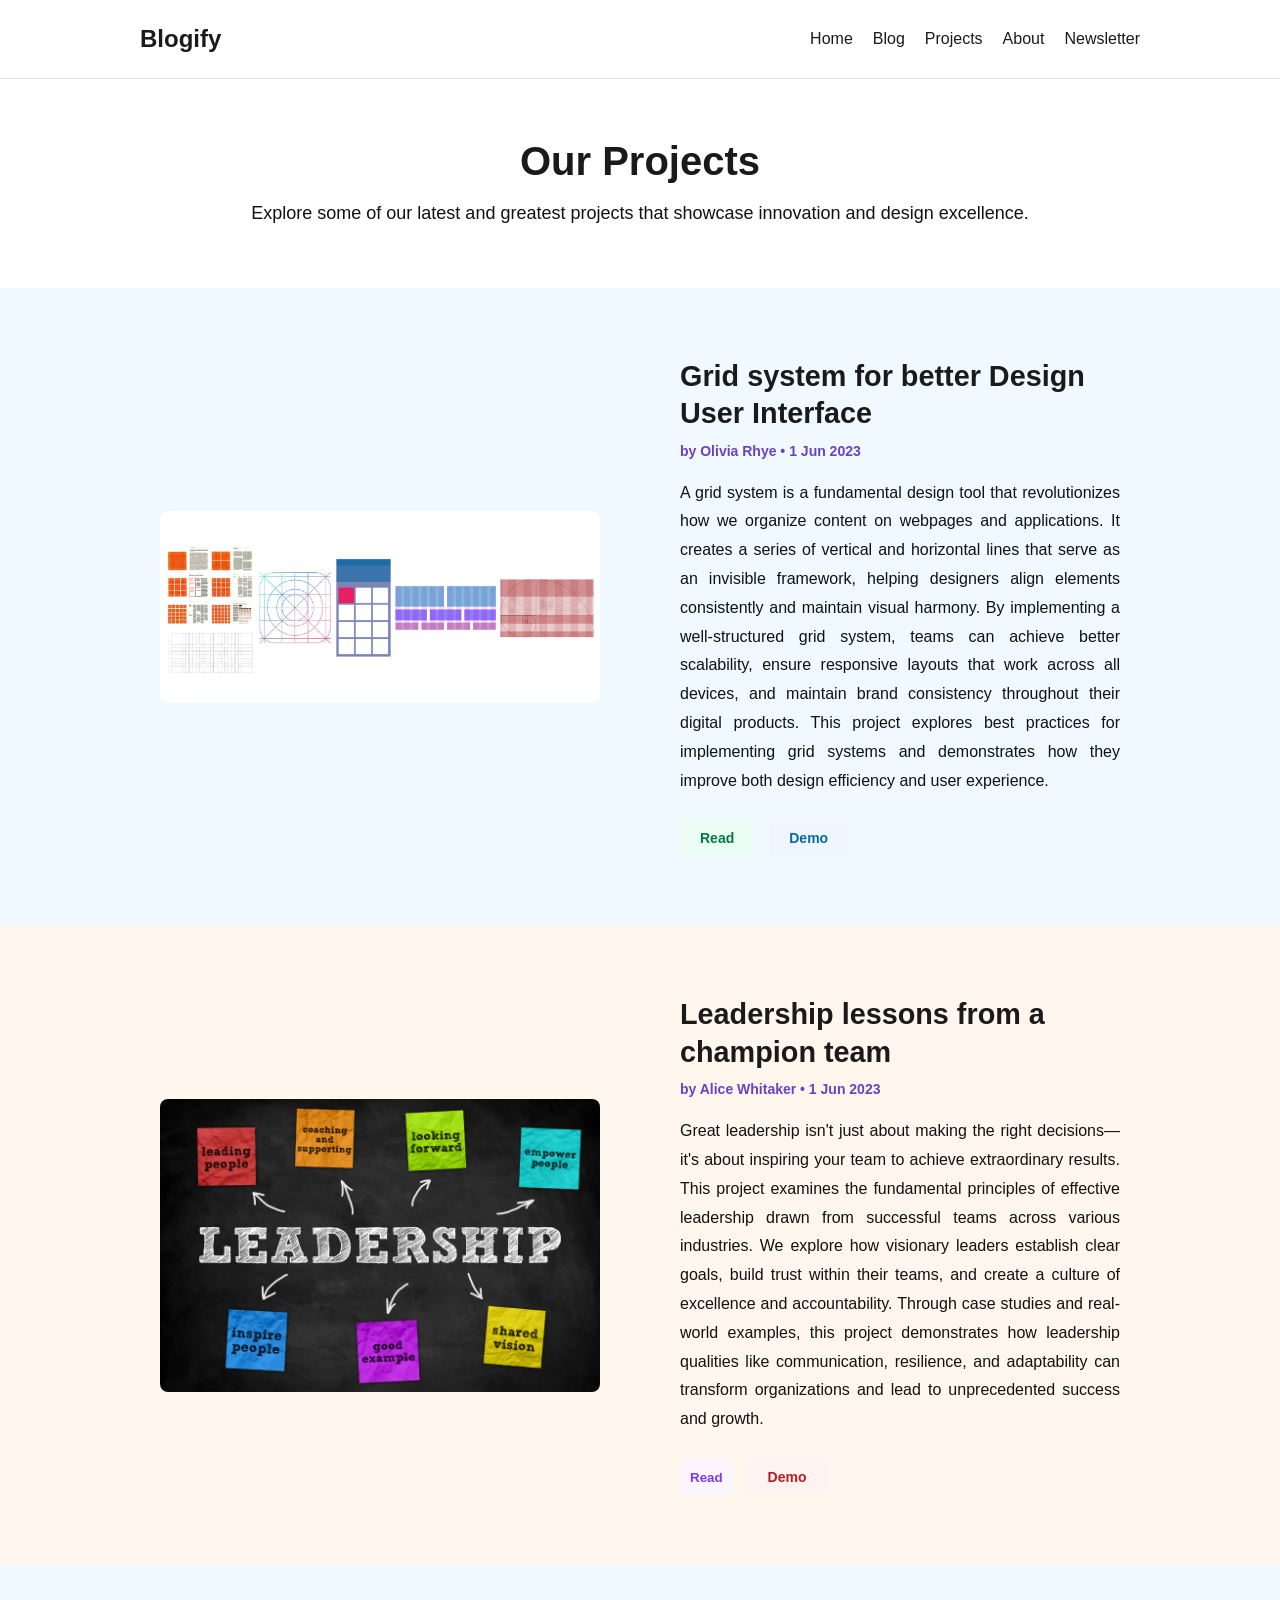
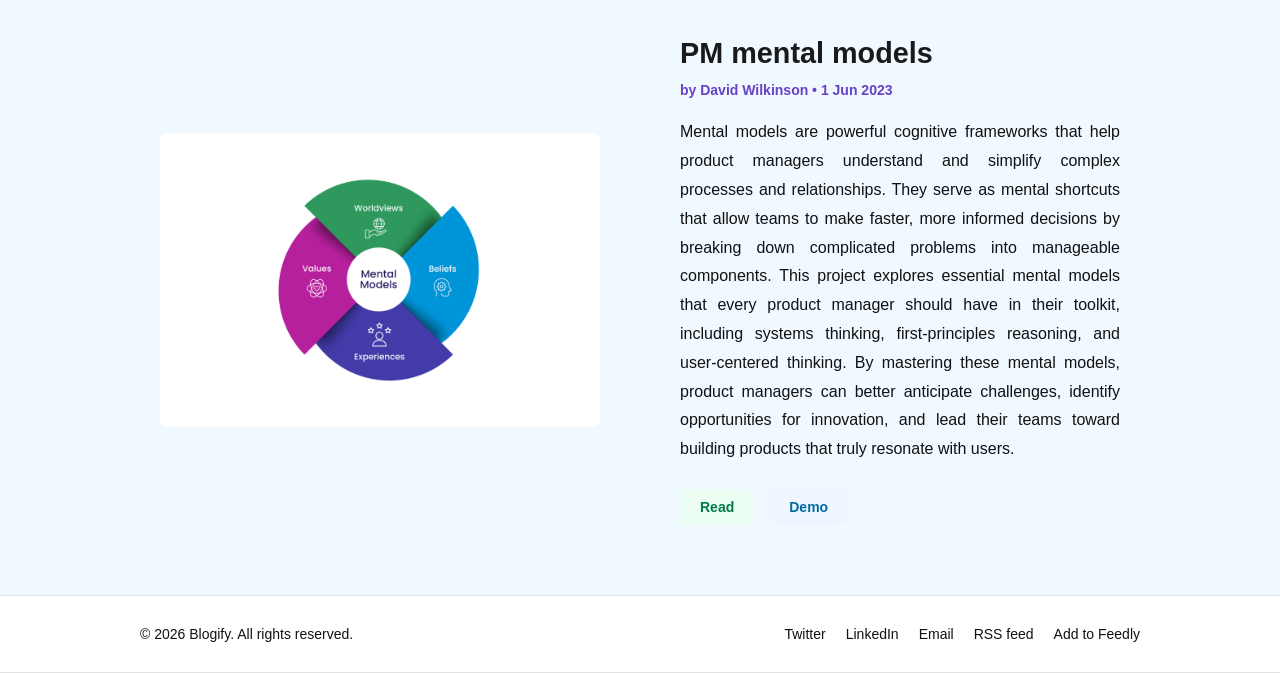
<file: projects.html>
<!doctype html>
<html lang="en">
	<head>
		<meta charset="UTF-8" />
		<meta name="viewport" content="width=device-width, initial-scale=1.0" />
		<title>Projects - Blogify</title>
		<link rel="stylesheet" href="projects.css" />
	</head>
	<body>
		<!-- Header Section Start -->
		<section class="border-b">
			<header class="container header">
				<a href="/" class="site-title">Blogify</a>
				<nav>
					<ul class="menu">
						<li><a href="./index.html">Home</a></li>
						<li><a href="#">Blog</a></li>
						<li><a href="./projects.html">Projects</a></li>
						<li><a href="./about.html">About</a></li>
						<li><a href="#">Newsletter</a></li>
					</ul>
				</nav>
			</header>
		</section>
		<!-- Header Section End -->

		<!-- Projects Section Title -->
		<section class="container projects-header">
			<h1 class="projects-title">Our Projects</h1>
			<p class="projects-subtitle">Explore some of our latest and greatest projects that showcase innovation and design excellence.</p>
		</section>

		<!-- Project 1 Section Start -->
		<section class="project-section project-1-bg">
			<div class="container project-container project-1">
				<div class="project-image">
					<img src="./images/project_1.jpg" alt="Grid system for better Design User Interface" />
				</div>
				<div class="project-content">
					<h2 class="project-title">Grid system for better Design User Interface</h2>
					<h3 class="project-author">by Olivia Rhye • 1 Jun 2023</h3>
					<p class="project-description">
						A grid system is a fundamental design tool that revolutionizes how we organize content on webpages and applications. It creates a series of vertical and horizontal lines that serve as an invisible framework, helping designers align elements consistently and maintain visual harmony. By implementing a well-structured grid system, teams can achieve better scalability, ensure responsive layouts that work across all devices, and maintain brand consistency throughout their digital products. This project explores best practices for implementing grid systems and demonstrates how they improve both design efficiency and user experience.
					</p>
					<div class="project-buttons">
						<a class="button-green" href="./grid_system.html">Read</a>
						<button class="button-blue">Demo</button>
					</div>
				</div>
			</div>
		</section>
		<!-- Project 1 Section End -->

		<!-- Project 2 Section Start -->
		<section class="project-section project-2-bg">
			<div class="container project-container project-2">
				<div class="project-image">
					<img src="./images/project_2.png" alt="Leadership lessons from a champion team" />
				</div>
				<div class="project-content">
					<h2 class="project-title">Leadership lessons from a champion team</h2>
					<h3 class="project-author">by Alice Whitaker • 1 Jun 2023</h3>
					<p class="project-description">
						Great leadership isn't just about making the right decisions—it's about inspiring your team to achieve extraordinary results. This project examines the fundamental principles of effective leadership drawn from successful teams across various industries. We explore how visionary leaders establish clear goals, build trust within their teams, and create a culture of excellence and accountability. Through case studies and real-world examples, this project demonstrates how leadership qualities like communication, resilience, and adaptability can transform organizations and lead to unprecedented success and growth.
					</p>
					<div class="project-buttons">
						<button class="button-purple">Read</button>
						<button class="button-red">Demo</button>
					</div>
				</div>
			</div>
		</section>
		<!-- Project 2 Section End -->

		<!-- Project 3 Section Start -->
		<section class="project-section project-1-bg">
			<div class="container project-container project-3">
				<div class="project-image">
					<img src="./images/project_3.png" alt="PM mental models" />
				</div>
				<div class="project-content">
					<h2 class="project-title">PM mental models</h2>
					<h3 class="project-author">by David Wilkinson • 1 Jun 2023</h3>
					<p class="project-description">
						Mental models are powerful cognitive frameworks that help product managers understand and simplify complex processes and relationships. They serve as mental shortcuts that allow teams to make faster, more informed decisions by breaking down complicated problems into manageable components. This project explores essential mental models that every product manager should have in their toolkit, including systems thinking, first-principles reasoning, and user-centered thinking. By mastering these mental models, product managers can better anticipate challenges, identify opportunities for innovation, and lead their teams toward building products that truly resonate with users.
					</p>
					<div class="project-buttons">
						<button class="button-green">Read</button>
						<button class="button-blue">Demo</button>
					</div>
				</div>
			</div>
		</section>
		<!-- Project 3 Section End -->

		<!-- Footer Section Start -->
		<section class="border-b footer-section">
			<footer class="container footer">
				<p>© 2026 Blogify. All rights reserved.</p>
				<nav class="footer-nav">
					<a href="#">Twitter</a>
					<a href="#">LinkedIn</a>
					<a href="#">Email</a>
					<a href="#">RSS feed</a>
					<a href="#">Add to Feedly</a>
				</nav>
			</footer>
		</section>
		<!-- Footer Section End -->
	</body>
</html>
</file>
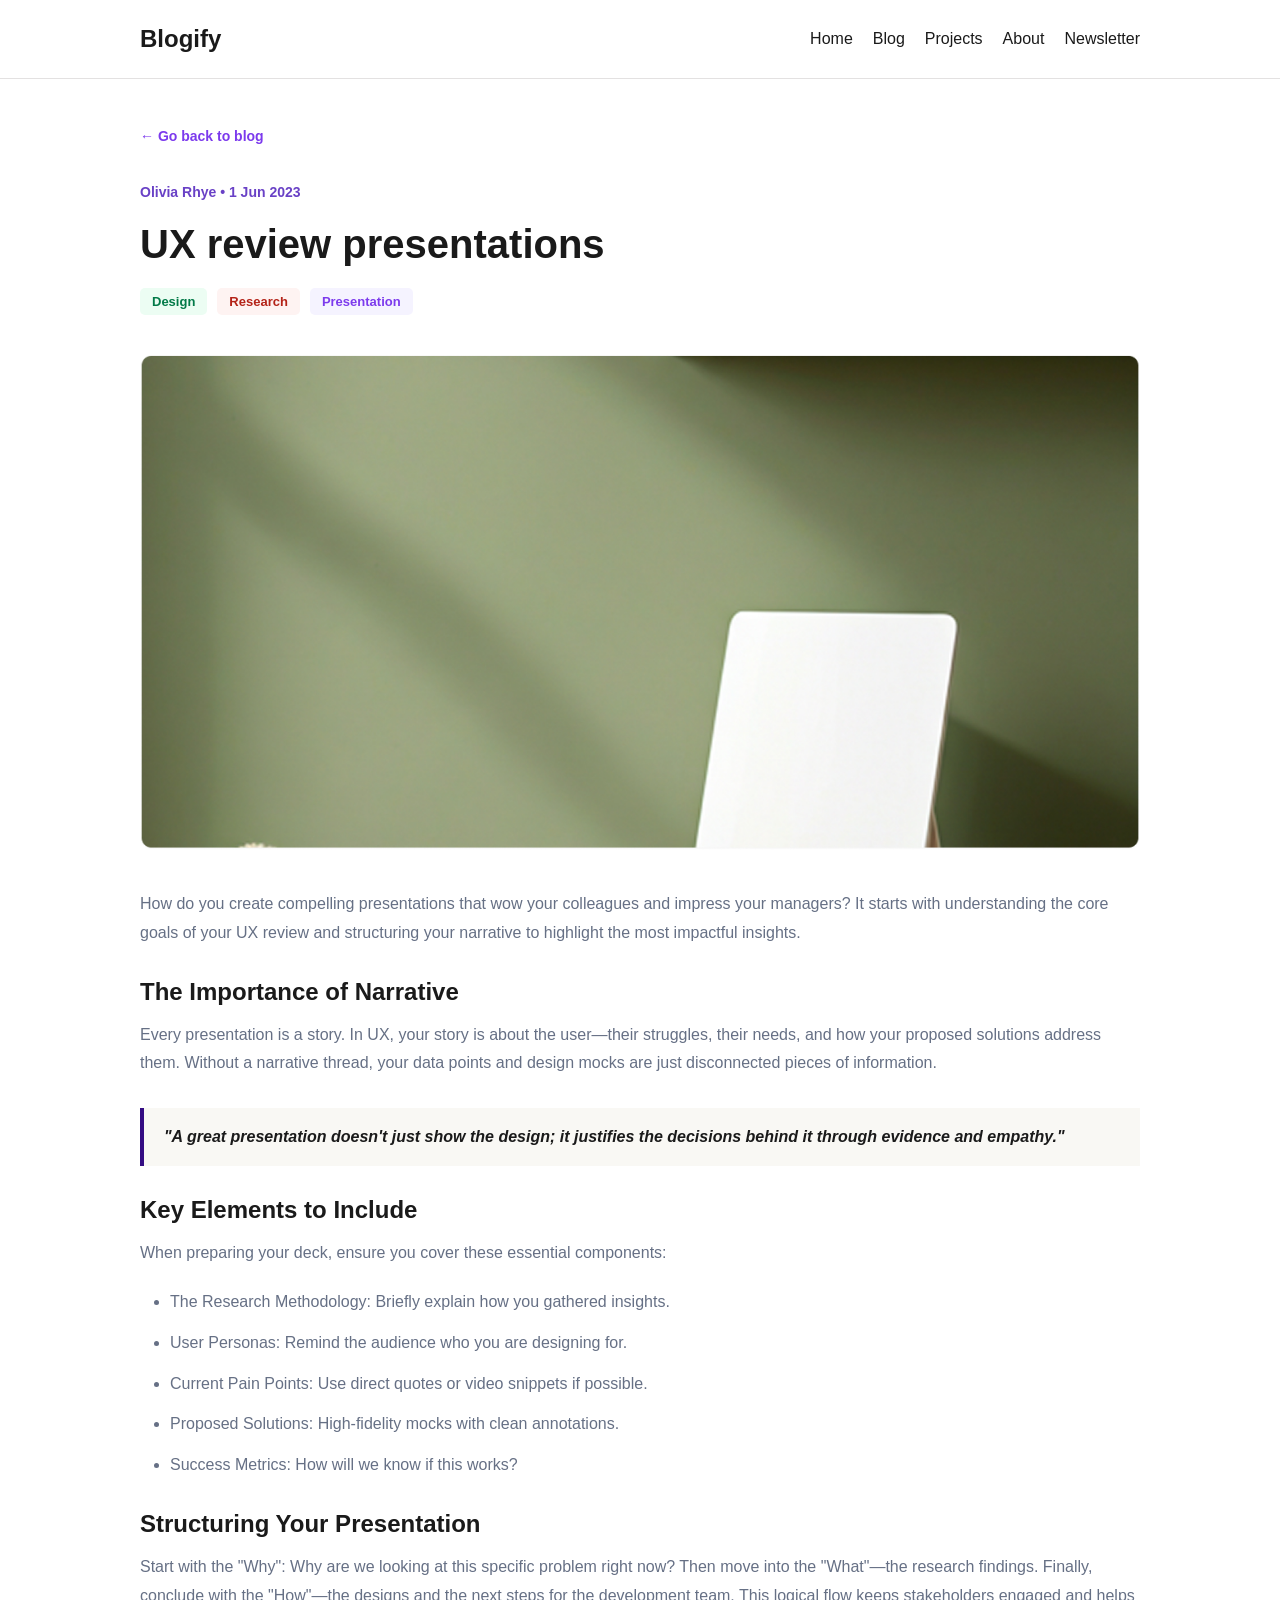
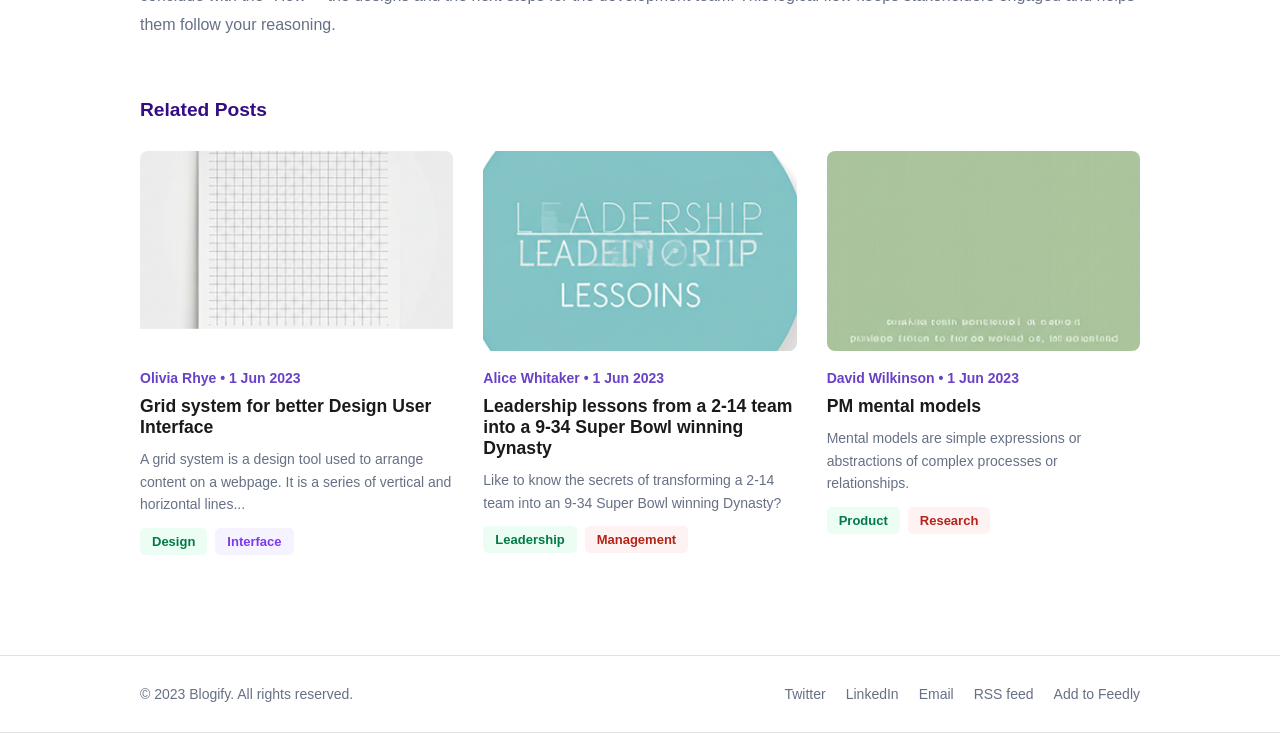
<file: ux-review-presentations.html>
<!doctype html>
<html lang="en">
	<head>
		<meta charset="UTF-8" />
		<meta name="viewport" content="width=device-width, initial-scale=1.0" />
		<title>UX review presentations - Blogify</title>
		<link rel="stylesheet" href="ux-review-presentations.css" />
	</head>
	<body>
		<!-- Header Section Start-->
		<section class="border-b">
			<header class="container header">
				<a href="/" class="site-title">Blogify</a>
				<nav>
					<ul class="menu">
						<li><a href="./index.html">Home</a></li>
						<li><a href="#">Blog</a></li>
						<li><a href="./projects.html">Projects</a></li>
						<li><a href="./about.html">About</a></li>
						<li><a href="#">Newsletter</a></li>
					</ul>
				</nav>
			</header>
		</section>
		<!-- Header Section End -->

		<!-- Blog Details Section Start -->
		<section class="container blog-details-section">
			<!-- Back Link -->
			<h2>
  				<a href="index.html" class="back-link">← Go back to blog</a>
			</h2>

			<!-- Blog Meta Information -->
			<div class="blog-meta">
				<h2 class="blog-author">Olivia Rhye • 1 Jun 2023</h2>
			</div>

			<!-- Blog Title -->
			<h1 class="blog-title-main">UX review presentations</h1>

			<!-- Blog Tags -->
			<div class="blog-tags">
				<button class="button-green">Design</button>
				<button class="button-red">Research</button>
				<button class="button-violet">Presentation</button>
			</div>

			<!-- Blog Hero Image -->
			<div class="blog-hero">
				<img src="./images/bdp_section.jpg" alt="UX review presentations" />
			</div>

			<!-- Blog Content -->
			<div class="blog-content">
				<!-- Introduction Section -->
				<p class="blog-paragraph">
					How do you create compelling presentations that wow your colleagues and impress your managers? It starts with understanding the core goals of your UX review and structuring your narrative to highlight the most impactful insights.
				</p>

				<!-- Importance of Narrative Section -->
				<h2 class="blog-section-title">The Importance of Narrative</h2>
				<p class="blog-paragraph">
					Every presentation is a story. In UX, your story is about the user—their struggles, their needs, and how your proposed solutions address them. Without a narrative thread, your data points and design mocks are just disconnected pieces of information.
				</p>

				<!-- Quote Section -->
				<blockquote class="blog-quote">
					"A great presentation doesn't just show the design; it justifies the decisions behind it through evidence and empathy."
				</blockquote>

				<!-- Key Elements Section -->
				<h2 class="blog-section-title">Key Elements to Include</h2>
				<p class="blog-paragraph">
					When preparing your deck, ensure you cover these essential components:
				</p>
				<ul class="blog-list">
					<li>The Research Methodology: Briefly explain how you gathered insights.</li>
					<li>User Personas: Remind the audience who you are designing for.</li>
					<li>Current Pain Points: Use direct quotes or video snippets if possible.</li>
					<li>Proposed Solutions: High-fidelity mocks with clean annotations.</li>
					<li>Success Metrics: How will we know if this works?</li>
				</ul>

				<!-- Structuring Presentation Section -->
				<h2 class="blog-section-title">Structuring Your Presentation</h2>
				<p class="blog-paragraph">
					Start with the "Why": Why are we looking at this specific problem right now? Then move into the "What"—the research findings. Finally, conclude with the "How"—the designs and the next steps for the development team. This logical flow keeps stakeholders engaged and helps them follow your reasoning.
				</p>
			</div>
		</section>
		<!-- Blog Details Section End -->

		<!-- Related Posts Section Start -->
		<section class="container related-posts-section">
			<h2 class="section-title">Related Posts</h2>
			<div class="related-posts">
				<div class="related-post-card">
					<img src="./images/bdp_blog_1.png" alt="Grid system for better Design User Interface" />
					<h2 class="blog-author">Olivia Rhye • 1 Jun 2023</h2>
					<a href="#"><h3 class="related-post-title">Grid system for better Design User Interface</h3></a>
					<p class="blog-description">
						A grid system is a design tool used to arrange content on a webpage. It is a series of vertical and horizontal lines...
					</p>
					<div class="post-tags">
						<button class="button-green">Design</button>
						<button class="button-violet">Interface</button>
					</div>
				</div>

				<div class="related-post-card">
					<img src="./images/bdp_blog_2.png" alt="Leadership lessons from a 2-14 team into a 9-34 Super Bowl winning Dynasty" />
					<h2 class="blog-author">Alice Whitaker • 1 Jun 2023</h2>
					<a href="#"><h3 class="related-post-title">Leadership lessons from a 2-14 team into a 9-34 Super Bowl winning Dynasty</h3></a>
					<p class="blog-description">
						Like to know the secrets of transforming a 2-14 team into an 9-34 Super Bowl winning Dynasty?
					</p>
					<div class="post-tags">
						<button class="button-green">Leadership</button>
						<button class="button-red">Management</button>
					</div>
				</div>

				<div class="related-post-card">
					<img src="./images/bdp_blog_3.png" alt="PM mental models" />
					<h2 class="blog-author">David Wilkinson • 1 Jun 2023</h2>
					<a href="#"><h3 class="related-post-title">PM mental models</h3></a>
					<p class="blog-description">
						Mental models are simple expressions or abstractions of complex processes or relationships.
					</p>
					<div class="post-tags">
						<button class="button-green">Product</button>
						<button class="button-red">Research</button>
					</div>
				</div>
			</div>
		</section>
		<!-- Related Posts Section End -->

		<!-- Footer Section Start -->
		<section class="border-b footer-section">
			<footer class="container footer">
				<p>© 2023 Blogify. All rights reserved.</p>
				<nav class="footer-nav">
					<a href="#">Twitter</a>
					<a href="#">LinkedIn</a>
					<a href="#">Email</a>
					<a href="#">RSS feed</a>
					<a href="#">Add to Feedly</a>
				</nav>
			</footer>
		</section>
		<!-- Footer Section End -->
	</body>
</html>
</file>
<file: index.css>
* {
	margin: 0;
	padding: 0;
	box-sizing: border-box;
}
:root {
	/* Color Variables */
	--primary-color: #340d83;
	--secondary-color: #1a1a1a;
	--border-color: #e3e1e1;
	/* Font Variables */
	--primaryFontSize: 1.5rem;
	--description-color: #667085;
}
body {
	font-family: Arial, sans-serif;
	color: #333;
}
.container {
	max-width: 1000px;
	margin: 10px auto;
}
.section-title {
	font-size: 1.2rem;
	margin-bottom: 10px;
	color: var(--primary-color);
}

/************************************************
 * Header Styles 
 ************************************************/
.site-title {
	font-size: var(--primaryFontSize);
	color: var(--secondary-color);
	font-weight: bold;
}
.header {
	display: flex;
	justify-content: space-between;
	align-items: center;
	padding: 15px 0;
}
.menu {
	display: flex;
	list-style: none;
	gap: 20px;
}
.menu li a {
	text-decoration: none;
	color: var(--secondary-color);
}
.border-b {
	border-bottom: 1px solid var(--border-color);
}

/* Recent Blog Posts Section Styles Start */
.recent-blogs-section {
	margin: 30px auto;
}
.recent-blogs {
	display: grid;
	grid-template-columns: 50% 50%;
	column-gap: 20px;
}

.blog-right {
	display: flex;
	flex-direction: column;
	gap: 20px;
}
.blog-left img {
	width: 100%;
	height: 228px;
}
.blog-author {
	color: #6941c6;
	font-size: 14px;
}
.blog-title {
	font-size: 1.2rem;
	margin: 10px 0;
}
.blog-description {
	color: var(--description-color);
	font-size: 16px;
	margin-bottom: 5px;
}
.button-green {
	background-color: #ecfdf3;
	color: #027a48;
	padding: 5px 10px;
	border: none;
	cursor: pointer;
	border-radius: 5px;
	font-weight: bold;
	display: inline-block;
}
.button-red {
	background-color: #fef3f2;
	color: #b42318;
	padding: 5px 10px;
	border: none;
	cursor: pointer;
	border-radius: 5px;
	font-weight: bold;
	display: inline-block;
}
.button-violet {
	background-color: #f5f3ff;
	color: #7c3aed;
	padding: 5px 10px;
	border: none;
	cursor: pointer;
	border-radius: 5px;
	font-weight: bold;
	display: inline-block;
}
.button-orange {
	background-color: #fff7ed;
	color: #c2410c;
	padding: 5px 10px;
	border: none;
	cursor: pointer;
	border-radius: 5px;
	font-weight: bold;
	display: inline-block;
}
.button-blue {
	background-color: #f0f9ff;
	color: #0369a1;
	padding: 5px 10px;
	border: none;
	cursor: pointer;
	border-radius: 5px;
	font-weight: bold;
	display: inline-block;
}
.button-purple {
	background-color: #faf5ff;
	color: #7c3aed;
	padding: 5px 10px;
	border: none;
	cursor: pointer;
	border-radius: 5px;
	font-weight: bold;
	display: inline-block;
}
button:first-of-type {
	margin-top: 12px;
}

.blog-grid {
	display: flex;
	gap: 10px;
}
.blog-grid img {
	width: 100%;
	height: 170px;
	object-fit: cover;
}
.last-blog {
	margin: 20px 0;
}
.blog-grid-2 {
	display: flex;
	gap: 24px;
	align-items: flex-start;
}
.blog-grid-2 img {
	flex: 0 0 45%;
	max-width: 45%;
	height: 200px;
	object-fit: cover;
}
.blog-grid-2 > div {
	flex: 1;
	min-width: 0;
}
/* All Blog Post Section Styles Start */
.all-blogs {
	display: flex;
	gap: 20px;
}
.blog-card {
	width: 380px;
}
.blog-card img {
	width: 100%;
	height: 200px;
	object-fit: cover;
}

/* Footer Styles */
.footer-section {
	border-top: 1px solid var(--border-color);
}

.footer {
	display: flex;
	justify-content: space-between;
	align-items: center;
	padding: 20px 0;
	font-size: 14px;
	color: var(--description-color);
}

.footer-nav {
	display: flex;
	gap: 20px;
	list-style: none;
}

.footer-nav a {
	text-decoration: none;
	color: var(--description-color);
	font-size: 14px;
}

.footer-nav a:hover {
	color: var(--primary-color);
}
a {
	text-decoration: none;
	color: inherit;
}
a:visited {
	color: inherit;
}
.margin-top {
	margin-top: 20px;
}
</file>
<file: about.css>
* {
	margin: 0;
	padding: 0;
	box-sizing: border-box;
}

:root {
	/* Color Variables */
	--primary-color: #340d83;
	--secondary-color: #1a1a1a;
	--border-color: #e3e1e1;
	--description-color: #667085;
	--light-purple: #f3f0ff;
	/* Font Variables */
	--primaryFontSize: 1.5rem;
}

body {
	font-family: Arial, sans-serif;
	color: #333;
}

.container {
	max-width: 1000px;
	margin: 10px auto;
	padding: 0 20px;
}

.border-b {
	border-bottom: 1px solid var(--border-color);
}

/************************************************
 * Header Styles 
 ************************************************/
.site-title {
	font-size: var(--primaryFontSize);
	color: var(--secondary-color);
	text-decoration: none;
	font-weight: bold;
}

.header {
	display: flex;
	justify-content: space-between;
	align-items: center;
	padding: 15px 0;
}

.menu {
	display: flex;
	list-style: none;
	gap: 20px;
}

.menu li a {
	text-decoration: none;
	color: var(--secondary-color);
}

/************************************************
 * Hero Section Styles
 ************************************************/
.hero-section {
	background-color: var(--light-purple);
	padding: 60px 20px;
}

.hero-container {
	display: flex;
	align-items: center;
	justify-content: space-between;
	gap: 40px;
}

.hero-content {
	flex: 1;
}

.hero-title {
	font-size: 3rem;
	color: var(--secondary-color);
	font-weight: bold;
	line-height: 1.2;
}

.hero-image {
	flex: 1;
}

.hero-image img {
	width: 100%;
	height: auto;
	border-radius: 8px;
	display: block;
}

/************************************************
 * About Content Section Styles
 ************************************************/
.about-content-section {
	margin: 60px auto;
	padding: 40px 0;
}

.about-text {
	max-width: 900px;
	margin: 0 auto;
}

.about-paragraph {
	font-size: 18px;
	color: var(--description-color);
	line-height: 1.8;
	text-align: justify;
}

.drop-cap {
	font-size: 3.5rem;
	font-weight: bold;
	color: var(--primary-color);
	float: left;
	line-height: 1;
	padding-right: 10px;
	padding-top: 5px;
}

/************************************************
 * Mission Section Styles
 ************************************************/
.mission-section {
	margin: 60px auto;
	padding: 40px 0;
}

.mission-grid {
	display: grid;
	grid-template-columns: repeat(3, 1fr);
	gap: 30px;
	margin-top: 30px;
}

.mission-card {
	background-color: var(--light-purple);
	padding: 30px;
	border-radius: 8px;
}

.mission-title {
	font-size: 1.3rem;
	color: var(--primary-color);
	margin-bottom: 15px;
	font-weight: bold;
}

.mission-text {
	font-size: 16px;
	color: var(--description-color);
	line-height: 1.6;
}

/************************************************
 * Team/Features Section Styles
 ************************************************/
.section-title {
	font-size: 1.5rem;
	color: var(--primary-color);
	margin-bottom: 30px;
	font-weight: bold;
}

.team-section {
	margin: 60px auto;
	padding: 40px 0;
}

.features-grid {
	display: grid;
	grid-template-columns: repeat(3, 1fr);
	gap: 25px;
	margin-top: 30px;
}

.feature-card {
	background-color: #fff;
	border: 1px solid var(--border-color);
	padding: 25px;
	border-radius: 8px;
}

.feature-title {
	font-size: 1.1rem;
	color: var(--secondary-color);
	margin-bottom: 12px;
	font-weight: bold;
}

.feature-description {
	font-size: 14px;
	color: var(--description-color);
	line-height: 1.6;
}

/************************************************
 * Footer Styles
 ************************************************/
.footer-section {
	margin-top: 60px;
	border-top: 1px solid var(--border-color);
}

.footer {
	display: flex;
	justify-content: space-between;
	align-items: center;
	padding: 20px 0;
	font-size: 14px;
	color: var(--description-color);
}

.footer-nav {
	display: flex;
	gap: 20px;
	list-style: none;
}

.footer-nav a {
	text-decoration: none;
	color: var(--description-color);
	font-size: 14px;
}

.footer-nav a:hover {
	color: var(--primary-color);
}


a {
	text-decoration: none;
	color: inherit;
}

a:visited {
	color: inherit;
}
</file>
<file: building_api_stack.css>
* {
	margin: 0;
	padding: 0;
	box-sizing: border-box;
}

:root {
	/* Color Variables */
	--primary-color: #340d83;
	--secondary-color: #1a1a1a;
	--border-color: #e3e1e1;
	--description-color: #667085;
	/* Font Variables */
	--primaryFontSize: 1.5rem;
}

body {
	font-family: Arial, sans-serif;
	color: #333;
	/* line-height: 1.6; */
}

.container {
	max-width: 1000px;
	margin: 10px auto;
}

.border-b {
	border-bottom: 1px solid var(--border-color);
}

/************************************************
 * Header Styles 
 ************************************************/
.site-title {
	font-size: var(--primaryFontSize);
	color: var(--secondary-color);
	text-decoration: none;
	font-weight: bold;
}

.header {
	display: flex;
	justify-content: space-between;
	align-items: center;
	padding: 15px 0;
}

.menu {
	display: flex;
	list-style: none;
	gap: 20px;
}

.menu li a {
	text-decoration: none;
	color: var(--secondary-color);
}

/************************************************
 * Blog Details Section Styles
 ************************************************/
.blog-details-section {
	margin: 40px auto;
	max-width: 1000px;
}

.back-link {
	color: #7c3aed;
	text-decoration: none;
	font-size: 14px;
	margin-bottom: 20px;
	display: inline-block;
}

.back-link:hover {
	text-decoration: underline;
}

.blog-meta {
	margin: 20px 0;
}

.blog-author {
	color: #6941c6;
	font-size: 14px;
	font-weight: bold;
}

.blog-title-main {
	font-size: 2.5rem;
	color: var(--secondary-color);
	margin: 20px 0;
	line-height: 1.2;
}

.blog-tags {
	display: flex;
	gap: 10px;
	margin-bottom: 30px;
}

.button-green {
	background-color: #ecfdf3;
	color: #027a48;
	padding: 6px 12px;
	border: none;
	cursor: pointer;
	border-radius: 5px;
	font-weight: bold;
	font-size: 13px;
}

.button-red {
	background-color: #fef3f2;
	color: #b42318;
	padding: 6px 12px;
	border: none;
	cursor: pointer;
	border-radius: 5px;
	font-weight: bold;
	font-size: 13px;
}

.button-violet {
	background-color: #f5f3ff;
	color: #7c3aed;
	padding: 6px 12px;
	border: none;
	cursor: pointer;
	border-radius: 5px;
	font-weight: bold;
	font-size: 13px;
}

.blog-hero {
	margin: 40px 0;
	overflow: hidden;
	border-radius: 8px;
}

.blog-hero img {
	width: 100%;
	height: auto;
	display: block;
}

.blog-content {
	margin: 40px 0;
}

.blog-paragraph {
	color: var(--description-color);
	font-size: 16px;
	margin-bottom: 20px;
	line-height: 1.8;
}

.blog-section-title {
	font-size: 1.5rem;
	color: var(--secondary-color);
	margin: 30px 0 15px 0;
}

.blog-quote {
	border-left: 4px solid var(--primary-color);
	padding: 20px;
	margin: 30px 0;
	background-color: #f9f8f4;
	font-size: 16px;
	font-weight: bold;
	color: var(--secondary-color);
	font-style: italic;
}

.blog-list {
	margin: 20px 0 20px 30px;
	color: var(--description-color);
	font-size: 16px;
	line-height: 1.8;
}

.blog-list li {
	margin-bottom: 12px;
}

/************************************************
 * Related Posts Section Styles
 ************************************************/
.related-posts-section {
	margin: 60px auto;
	padding-bottom: 40px;
	max-width: 1000px;
}

.section-title {
	font-size: 1.2rem;
	margin-bottom: 30px;
	color: var(--primary-color);
}

.related-posts {
	display: grid;
	grid-template-columns: repeat(3, 1fr);
	gap: 30px;
}

.related-post-card {
	transition: transform 0.3s ease;
}

.related-post-card img {
	width: 100%;
	height: 200px;
	object-fit: cover;
	border-radius: 8px;
	margin-bottom: 15px;
}

.related-post-title {
	font-size: 1.1rem;
	color: var(--secondary-color);
	margin: 10px 0;
	text-decoration: none;
}

.related-post-card a {
	text-decoration: none;
	color: inherit;
}

.related-post-card a:hover .related-post-title {
	color: var(--primary-color);
}

.blog-description {
	color: var(--description-color);
	font-size: 14px;
	margin-bottom: 12px;
	line-height: 1.6;
}

.post-tags {
	display: flex;
	gap: 8px;
	margin-top: 12px;
}

/************************************************
 * Footer Styles
 ************************************************/
.footer-section {
	margin-top: 60px;
	border-top: 1px solid var(--border-color);
}

.footer {
	display: flex;
	justify-content: space-between;
	align-items: center;
	padding: 20px 0;
	font-size: 14px;
	color: var(--description-color);
}

.footer-nav {
	display: flex;
	gap: 20px;
	list-style: none;
}

.footer-nav a {
	text-decoration: none;
	color: var(--description-color);
	font-size: 14px;
}

.footer-nav a:hover {
	color: var(--primary-color);
}
</file>
<file: grid_system.css>
* {
	margin: 0;
	padding: 0;
	box-sizing: border-box;
}

:root {
	/* Color Variables */
	--primary-color: #340d83;
	--secondary-color: #1a1a1a;
	--border-color: #e3e1e1;
	--description-color: #667085;
	/* Font Variables */
	--primaryFontSize: 1.5rem;
}

body {
	font-family: Arial, sans-serif;
	color: #333;
	/* line-height: 1.6; */
}

.container {
	max-width: 1000px;
	margin: 10px auto;
}

.border-b {
	border-bottom: 1px solid var(--border-color);
}

/************************************************
 * Header Styles 
 ************************************************/
.site-title {
	font-size: var(--primaryFontSize);
	color: var(--secondary-color);
	text-decoration: none;
	font-weight: bold;
}

.header {
	display: flex;
	justify-content: space-between;
	align-items: center;
	padding: 15px 0;
}

.menu {
	display: flex;
	list-style: none;
	gap: 20px;
}

.menu li a {
	text-decoration: none;
	color: var(--secondary-color);
}

/************************************************
 * Blog Details Section Styles
 ************************************************/
.blog-details-section {
	margin: 40px auto;
	max-width: 1000px;
}

.back-link {
	color: #7c3aed;
	text-decoration: none;
	font-size: 14px;
	margin-bottom: 20px;
	display: inline-block;
}

.back-link:hover {
	text-decoration: underline;
}

.blog-meta {
	margin: 20px 0;
}

.blog-author {
	color: #6941c6;
	font-size: 14px;
	font-weight: bold;
}

.blog-title-main {
	font-size: 2.5rem;
	color: var(--secondary-color);
	margin: 20px 0;
	line-height: 1.2;
}

.blog-tags {
	display: flex;
	gap: 10px;
	margin-bottom: 30px;
}

.button-green {
	background-color: #ecfdf3;
	color: #027a48;
	padding: 6px 12px;
	border: none;
	cursor: pointer;
	border-radius: 5px;
	font-weight: bold;
	font-size: 13px;
}

.button-red {
	background-color: #fef3f2;
	color: #b42318;
	padding: 6px 12px;
	border: none;
	cursor: pointer;
	border-radius: 5px;
	font-weight: bold;
	font-size: 13px;
}

.button-violet {
	background-color: #f5f3ff;
	color: #7c3aed;
	padding: 6px 12px;
	border: none;
	cursor: pointer;
	border-radius: 5px;
	font-weight: bold;
	font-size: 13px;
}

.blog-hero {
	margin: 40px 0;
	overflow: hidden;
	border-radius: 8px;
}

.blog-hero img {
	width: 100%;
	height: auto;
	display: block;
}

.blog-content {
	margin: 40px 0;
}

.blog-paragraph {
	color: var(--description-color);
	font-size: 16px;
	margin-bottom: 20px;
	line-height: 1.8;
}

.blog-section-title {
	font-size: 1.5rem;
	color: var(--secondary-color);
	margin: 30px 0 15px 0;
}

.blog-quote {
	border-left: 4px solid var(--primary-color);
	padding: 20px;
	margin: 30px 0;
	background-color: #f9f8f4;
	font-size: 16px;
	font-weight: bold;
	color: var(--secondary-color);
	font-style: italic;
}

.blog-list {
	margin: 20px 0 20px 30px;
	color: var(--description-color);
	font-size: 16px;
	line-height: 1.8;
}

.blog-list li {
	margin-bottom: 12px;
}

/************************************************
 * Related Posts Section Styles
 ************************************************/
.related-posts-section {
	margin: 60px auto;
	padding-bottom: 40px;
	max-width: 1000px;
}

.section-title {
	font-size: 1.2rem;
	margin-bottom: 30px;
	color: var(--primary-color);
}

.related-posts {
	display: grid;
	grid-template-columns: repeat(3, 1fr);
	gap: 30px;
}

.related-post-card {
	transition: transform 0.3s ease;
}

.related-post-card img {
	width: 100%;
	height: 200px;
	object-fit: cover;
	border-radius: 8px;
	margin-bottom: 15px;
}

.related-post-title {
	font-size: 1.1rem;
	color: var(--secondary-color);
	margin: 10px 0;
	text-decoration: none;
}

.related-post-card a {
	text-decoration: none;
	color: inherit;
}

.related-post-card a:hover .related-post-title {
	color: var(--primary-color);
}

.blog-description {
	color: var(--description-color);
	font-size: 14px;
	margin-bottom: 12px;
	line-height: 1.6;
}

.post-tags {
	display: flex;
	gap: 8px;
	margin-top: 12px;
}

/************************************************
 * Footer Styles
 ************************************************/
.footer-section {
	margin-top: 60px;
	border-top: 1px solid var(--border-color);
}

.footer {
	display: flex;
	justify-content: space-between;
	align-items: center;
	padding: 20px 0;
	font-size: 14px;
	color: var(--description-color);
}

.footer-nav {
	display: flex;
	gap: 20px;
	list-style: none;
}

.footer-nav a {
	text-decoration: none;
	color: var(--description-color);
	font-size: 14px;
}

.footer-nav a:hover {
	color: var(--primary-color);
}
</file>
<file: migrating_to_linear.css>
* {
	margin: 0;
	padding: 0;
	box-sizing: border-box;
}

:root {
	/* Color Variables */
	--primary-color: #340d83;
	--secondary-color: #1a1a1a;
	--border-color: #e3e1e1;
	--description-color: #667085;
	/* Font Variables */
	--primaryFontSize: 1.5rem;
}

body {
	font-family: Arial, sans-serif;
	color: #333;
	/* line-height: 1.6; */
}

.container {
	max-width: 1000px;
	margin: 10px auto;
}

.border-b {
	border-bottom: 1px solid var(--border-color);
}

/************************************************
 * Header Styles 
 ************************************************/
.site-title {
	font-size: var(--primaryFontSize);
	color: var(--secondary-color);
	text-decoration: none;
	font-weight: bold;
}

.header {
	display: flex;
	justify-content: space-between;
	align-items: center;
	padding: 15px 0;
}

.menu {
	display: flex;
	list-style: none;
	gap: 20px;
}

.menu li a {
	text-decoration: none;
	color: var(--secondary-color);
}

/************************************************
 * Blog Details Section Styles
 ************************************************/
.blog-details-section {
	margin: 40px auto;
	max-width: 1000px;
}

.back-link {
	color: #7c3aed;
	text-decoration: none;
	font-size: 14px;
	margin-bottom: 20px;
	display: inline-block;
}

.back-link:hover {
	text-decoration: underline;
}

.blog-meta {
	margin: 20px 0;
}

.blog-author {
	color: #6941c6;
	font-size: 14px;
	font-weight: bold;
}

.blog-title-main {
	font-size: 2.5rem;
	color: var(--secondary-color);
	margin: 20px 0;
	line-height: 1.2;
}

.blog-tags {
	display: flex;
	gap: 10px;
	margin-bottom: 30px;
}

.button-green {
	background-color: #ecfdf3;
	color: #027a48;
	padding: 6px 12px;
	border: none;
	cursor: pointer;
	border-radius: 5px;
	font-weight: bold;
	font-size: 13px;
}

.button-red {
	background-color: #fef3f2;
	color: #b42318;
	padding: 6px 12px;
	border: none;
	cursor: pointer;
	border-radius: 5px;
	font-weight: bold;
	font-size: 13px;
}

.button-violet {
	background-color: #f5f3ff;
	color: #7c3aed;
	padding: 6px 12px;
	border: none;
	cursor: pointer;
	border-radius: 5px;
	font-weight: bold;
	font-size: 13px;
}

.blog-hero {
	margin: 40px 0;
	overflow: hidden;
	border-radius: 8px;
}

.blog-hero img {
	width: 100%;
	height: auto;
	display: block;
}

.blog-content {
	margin: 40px 0;
}

.blog-paragraph {
	color: var(--description-color);
	font-size: 16px;
	margin-bottom: 20px;
	line-height: 1.8;
}

.blog-section-title {
	font-size: 1.5rem;
	color: var(--secondary-color);
	margin: 30px 0 15px 0;
}

.blog-quote {
	border-left: 4px solid var(--primary-color);
	padding: 20px;
	margin: 30px 0;
	background-color: #f9f8f4;
	font-size: 16px;
	font-weight: bold;
	color: var(--secondary-color);
	font-style: italic;
}

.blog-list {
	margin: 20px 0 20px 30px;
	color: var(--description-color);
	font-size: 16px;
	line-height: 1.8;
}

.blog-list li {
	margin-bottom: 12px;
}

/************************************************
 * Related Posts Section Styles
 ************************************************/
.related-posts-section {
	margin: 60px auto;
	padding-bottom: 40px;
	max-width: 1000px;
}

.section-title {
	font-size: 1.2rem;
	margin-bottom: 30px;
	color: var(--primary-color);
}

.related-posts {
	display: grid;
	grid-template-columns: repeat(3, 1fr);
	gap: 30px;
}

.related-post-card {
	transition: transform 0.3s ease;
}

.related-post-card img {
	width: 100%;
	height: 200px;
	object-fit: cover;
	border-radius: 8px;
	margin-bottom: 15px;
}

.related-post-title {
	font-size: 1.1rem;
	color: var(--secondary-color);
	margin: 10px 0;
	text-decoration: none;
}

.related-post-card a {
	text-decoration: none;
	color: inherit;
}

.related-post-card a:hover .related-post-title {
	color: var(--primary-color);
}

.blog-description {
	color: var(--description-color);
	font-size: 14px;
	margin-bottom: 12px;
	line-height: 1.6;
}

.post-tags {
	display: flex;
	gap: 8px;
	margin-top: 12px;
}

/************************************************
 * Footer Styles
 ************************************************/
.footer-section {
	margin-top: 60px;
	border-top: 1px solid var(--border-color);
}

.footer {
	display: flex;
	justify-content: space-between;
	align-items: center;
	padding: 20px 0;
	font-size: 14px;
	color: var(--description-color);
}

.footer-nav {
	display: flex;
	gap: 20px;
	list-style: none;
}

.footer-nav a {
	text-decoration: none;
	color: var(--description-color);
	font-size: 14px;
}

.footer-nav a:hover {
	color: var(--primary-color);
}
</file>
<file: projects.css>
* {
	margin: 0;
	padding: 0;
	box-sizing: border-box;
}

:root {
	/* Color Variables */
	--primary-color: #340d83;
	--secondary-color: #1a1a1a;
	--border-color: #e3e1e1;
	--description-color: #111111;
	--light-blue: #f0f9ff;
	--light-orange: #fff7ed;
	/* Font Variables */
	--primaryFontSize: 1.5rem;
}

body {
	font-family: Arial, sans-serif;
	color: #333;
}

.container {
	max-width: 1000px;
	margin: 10px auto;
	padding: 0 20px;
}

.border-b {
	border-bottom: 1px solid var(--border-color);
}

/************************************************
 * Header Styles 
 ************************************************/
.site-title {
	font-size: var(--primaryFontSize);
	color: var(--secondary-color);
	text-decoration: none;
	font-weight: bold;
}

.header {
	display: flex;
	justify-content: space-between;
	align-items: center;
	padding: 15px 0;
}

.menu {
	display: flex;
	list-style: none;
	gap: 20px;
}

.menu li a {
	text-decoration: none;
	color: var(--secondary-color);
}

/************************************************
 * Projects Header Section
 ************************************************/
.projects-header {
	margin: 60px auto;
	text-align: center;
}

.projects-title {
	font-size: 2.5rem;
	color: var(--secondary-color);
	margin-bottom: 15px;
	font-weight: bold;
}

.projects-subtitle {
	font-size: 18px;
	color: var(--description-color);
	line-height: 1.6;
}

/************************************************
 * Project Section Styles
 ************************************************/
.project-section {
	padding: 60px 20px;
	margin: 0;
}

.project-container {
	display: flex;
	align-items: center;
	gap: 80px;
}

.project-1,
.project-2,
.project-3 {
	flex-direction: row;
}

.project-image {
	flex: 1;
}

.project-image img {
	width: 100%;
	height: auto;
	border-radius: 8px;
	display: block;
}

.project-content {
	flex: 1;
	max-width: 450px;
}

.project-title {
	font-size: 1.8rem;
	color: var(--secondary-color);
	margin-bottom: 10px;
	line-height: 1.3;
	font-weight: bold;
}

.project-author {
	color: #6941c6;
	font-size: 14px;
	margin-bottom: 20px;
}

.project-description {
	font-size: 16px;
	color: var(--description-color);
	line-height: 1.8;
	margin-bottom: 25px;
	text-align: justify;
}

.project-buttons {
	display: flex;
	gap: 15px;
	margin-top: 10px;
}

/************************************************
 * Background Colors
 ************************************************/
.project-1-bg {
	background-color: var(--light-blue);
}

.project-2-bg {
	background-color: var(--light-orange);
}

/************************************************
 * Button Styles
 ************************************************/
.button-green {
	background-color: #ecfdf3;
	color: #027a48;
	padding: 10px 20px;
	border: none;
	cursor: pointer;
	border-radius: 5px;
	font-weight: bold;
	font-size: 14px;
	transition: background-color 0.2s ease;
}

.button-green:hover {
	background-color: #d0fce0;
}

.button-blue {
	background-color: #eff6ff;
	color: #0369a1;
	padding: 10px 20px;
	border: none;
	cursor: pointer;
	border-radius: 5px;
	font-weight: bold;
	font-size: 14px;
	transition: background-color 0.2s ease;
}

.button-blue:hover {
	background-color: #e0f2fe;
}

.button-purple {
	background-color: #faf5ff;
	color: #7c3aed;
	padding: 5px 10px;
	border: none;
	cursor: pointer;
	border-radius: 5px;
	font-weight: bold;
	transition: background-color 0.2s ease;
}

.button-purple:hover {
	background-color: #f3e8ff;
}

.button-red {
	background-color: #fef2f2;
	color: #b91c1c;
	padding: 10px 20px;
	border: none;
	cursor: pointer;
	border-radius: 5px;
	font-weight: bold;
	font-size: 14px;
	transition: background-color 0.2s ease;
}

.button-red:hover {
	background-color: #fee2e2;
}

/************************************************
 * Footer Styles
 ************************************************/
.footer-section {
	border-top: 1px solid var(--border-color);
}

.footer {
	display: flex;
	justify-content: space-between;
	align-items: center;
	padding: 20px 0;
	font-size: 14px;
	color: var(--description-color);
}

.footer-nav {
	display: flex;
	gap: 20px;
	list-style: none;
}

.footer-nav a {
	text-decoration: none;
	color: var(--description-color);
	font-size: 14px;
}

.footer-nav a:hover {
	color: var(--primary-color);
}

a {
	text-decoration: none;
	color: inherit;
}

a:visited {
	color: inherit;
}


.button-green:visited,
.button-green:link {
	color: #027a48;
}
</file>
<file: ux-review-presentations.css>
* {
	margin: 0;
	padding: 0;
	box-sizing: border-box;
}

:root {
	/* Color Variables */
	--primary-color: #340d83;
	--secondary-color: #1a1a1a;
	--border-color: #e3e1e1;
	--description-color: #667085;
	/* Font Variables */
	--primaryFontSize: 1.5rem;
}

body {
	font-family: Arial, sans-serif;
	color: #333;
	/* line-height: 1.6; */
}

.container {
	max-width: 1000px;
	margin: 10px auto;
}

.border-b {
	border-bottom: 1px solid var(--border-color);
}

/************************************************
 * Header Styles 
 ************************************************/
.site-title {
	font-size: var(--primaryFontSize);
	color: var(--secondary-color);
	text-decoration: none;
	font-weight: bold;
}

.header {
	display: flex;
	justify-content: space-between;
	align-items: center;
	padding: 15px 0;
}

.menu {
	display: flex;
	list-style: none;
	gap: 20px;
}

.menu li a {
	text-decoration: none;
	color: var(--secondary-color);
}

/************************************************
 * Blog Details Section Styles
 ************************************************/
.blog-details-section {
	margin: 40px auto;
	max-width: 1000px;
}

.back-link {
	color: #7c3aed;
	text-decoration: none;
	font-size: 14px;
	margin-bottom: 20px;
	display: inline-block;
}

.back-link:hover {
	text-decoration: underline;
}

.blog-meta {
	margin: 20px 0;
}

.blog-author {
	color: #6941c6;
	font-size: 14px;
	font-weight: bold;
}

.blog-title-main {
	font-size: 2.5rem;
	color: var(--secondary-color);
	margin: 20px 0;
	line-height: 1.2;
}

.blog-tags {
	display: flex;
	gap: 10px;
	margin-bottom: 30px;
}

.button-green {
	background-color: #ecfdf3;
	color: #027a48;
	padding: 6px 12px;
	border: none;
	cursor: pointer;
	border-radius: 5px;
	font-weight: bold;
	font-size: 13px;
}

.button-red {
	background-color: #fef3f2;
	color: #b42318;
	padding: 6px 12px;
	border: none;
	cursor: pointer;
	border-radius: 5px;
	font-weight: bold;
	font-size: 13px;
}

.button-violet {
	background-color: #f5f3ff;
	color: #7c3aed;
	padding: 6px 12px;
	border: none;
	cursor: pointer;
	border-radius: 5px;
	font-weight: bold;
	font-size: 13px;
}

.blog-hero {
	margin: 40px 0;
	overflow: hidden;
	border-radius: 8px;
}

.blog-hero img {
	width: 100%;
	height: auto;
	display: block;
}

.blog-content {
	margin: 40px 0;
}

.blog-paragraph {
	color: var(--description-color);
	font-size: 16px;
	margin-bottom: 20px;
	line-height: 1.8;
}

.blog-section-title {
	font-size: 1.5rem;
	color: var(--secondary-color);
	margin: 30px 0 15px 0;
}

.blog-quote {
	border-left: 4px solid var(--primary-color);
	padding: 20px;
	margin: 30px 0;
	background-color: #f9f8f4;
	font-size: 16px;
	font-weight: bold;
	color: var(--secondary-color);
	font-style: italic;
}

.blog-list {
	margin: 20px 0 20px 30px;
	color: var(--description-color);
	font-size: 16px;
	line-height: 1.8;
}

.blog-list li {
	margin-bottom: 12px;
}

/************************************************
 * Related Posts Section Styles
 ************************************************/
.related-posts-section {
	margin: 60px auto;
	padding-bottom: 40px;
	max-width: 1000px;
}

.section-title {
	font-size: 1.2rem;
	margin-bottom: 30px;
	color: var(--primary-color);
}

.related-posts {
	display: grid;
	grid-template-columns: repeat(3, 1fr);
	gap: 30px;
}

.related-post-card {
	transition: transform 0.3s ease;
}

.related-post-card img {
	width: 100%;
	height: 200px;
	object-fit: cover;
	border-radius: 8px;
	margin-bottom: 15px;
}

.related-post-title {
	font-size: 1.1rem;
	color: var(--secondary-color);
	margin: 10px 0;
	text-decoration: none;
}

.related-post-card a {
	text-decoration: none;
	color: inherit;
}

.related-post-card a:hover .related-post-title {
	color: var(--primary-color);
}

.blog-description {
	color: var(--description-color);
	font-size: 14px;
	margin-bottom: 12px;
	line-height: 1.6;
}

.post-tags {
	display: flex;
	gap: 8px;
	margin-top: 12px;
}

/************************************************
 * Footer Styles
 ************************************************/
.footer-section {
	margin-top: 60px;
	border-top: 1px solid var(--border-color);
}

.footer {
	display: flex;
	justify-content: space-between;
	align-items: center;
	padding: 20px 0;
	font-size: 14px;
	color: var(--description-color);
}

.footer-nav {
	display: flex;
	gap: 20px;
	list-style: none;
}

.footer-nav a {
	text-decoration: none;
	color: var(--description-color);
	font-size: 14px;
}

.footer-nav a:hover {
	color: var(--primary-color);
}
</file>
